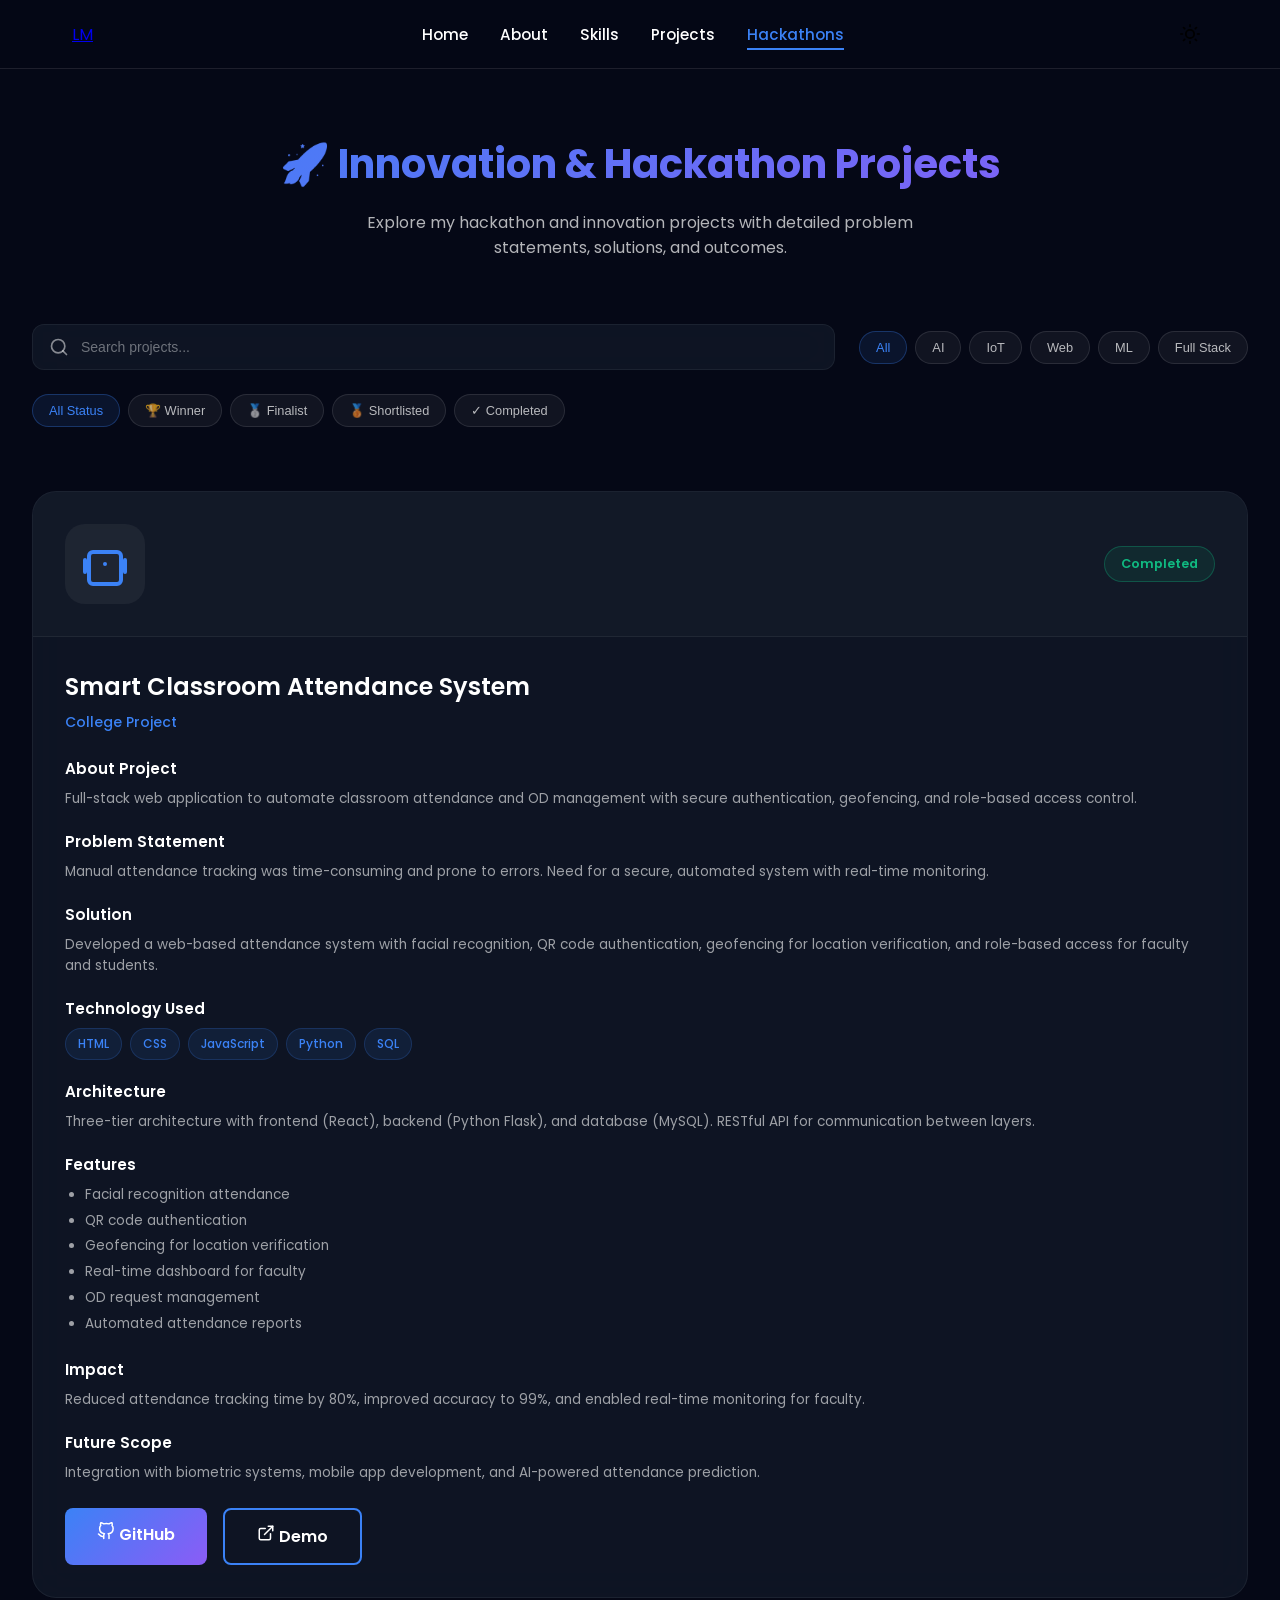
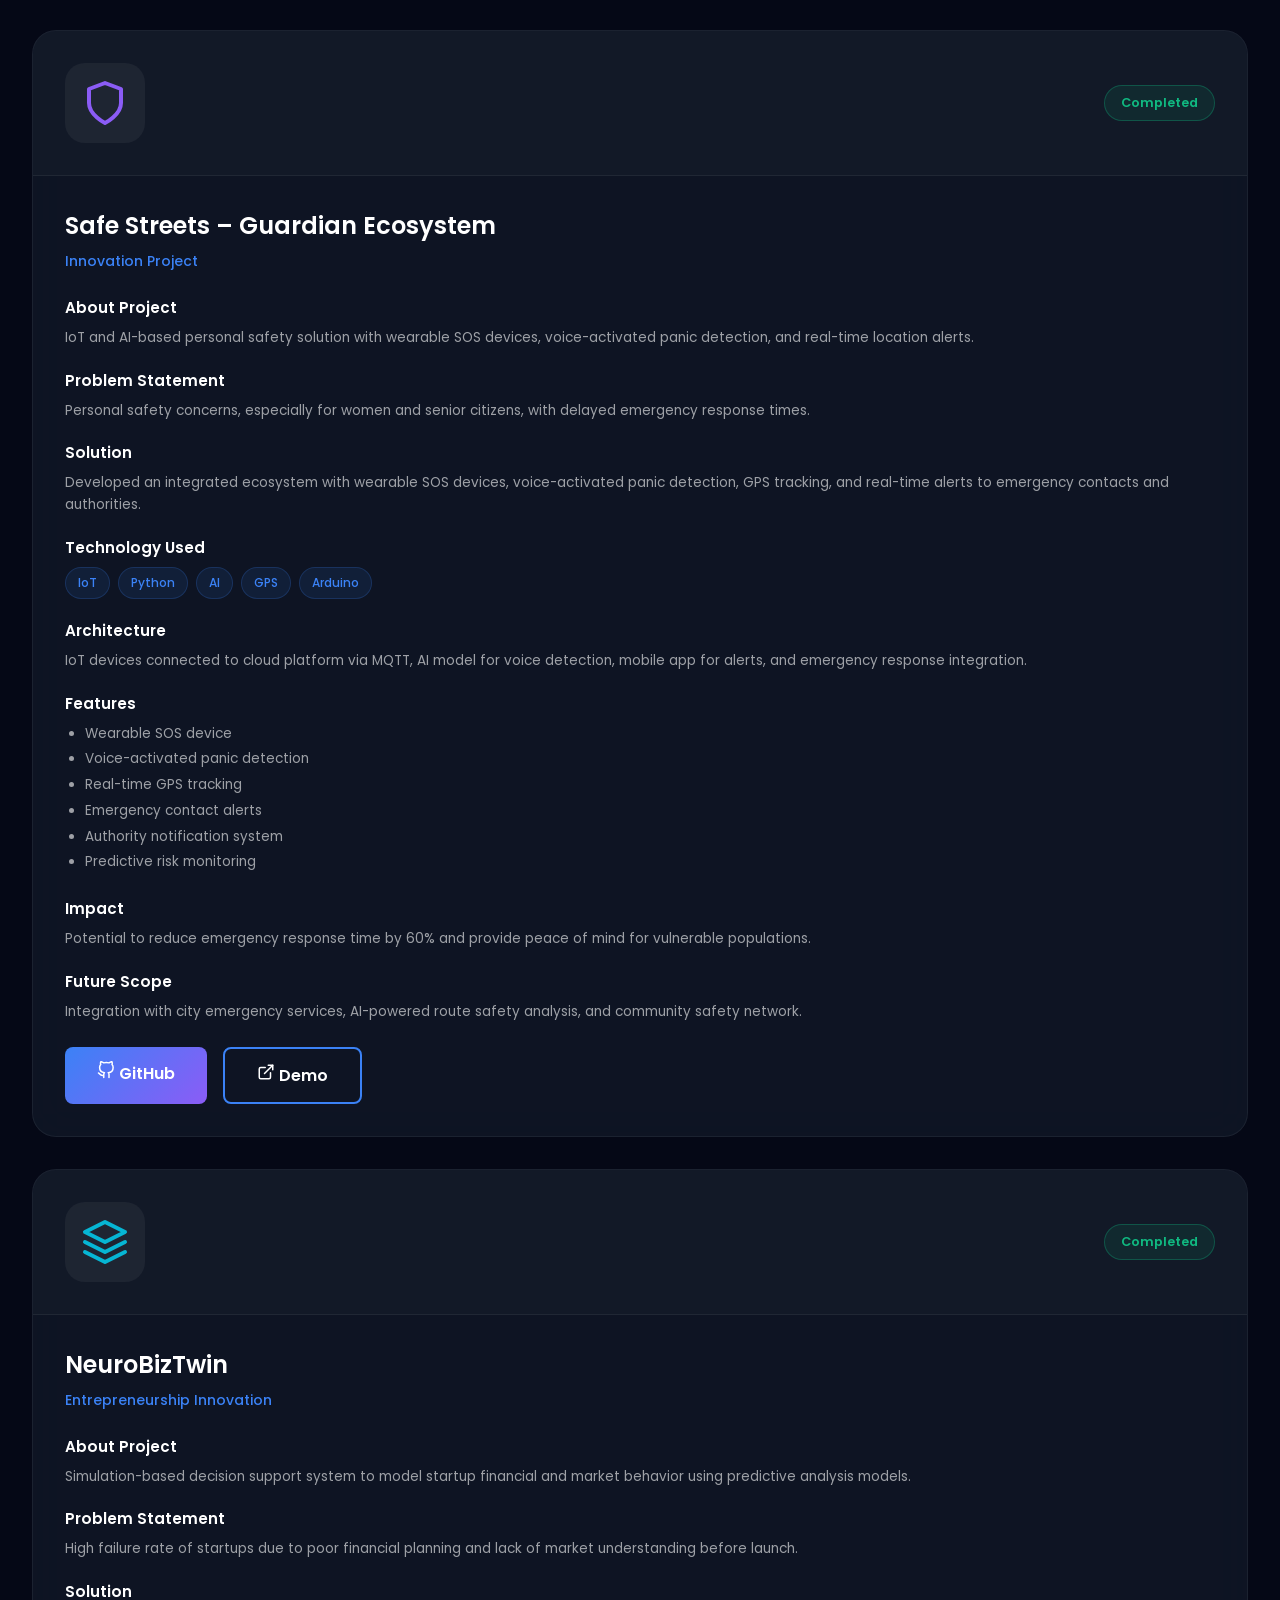
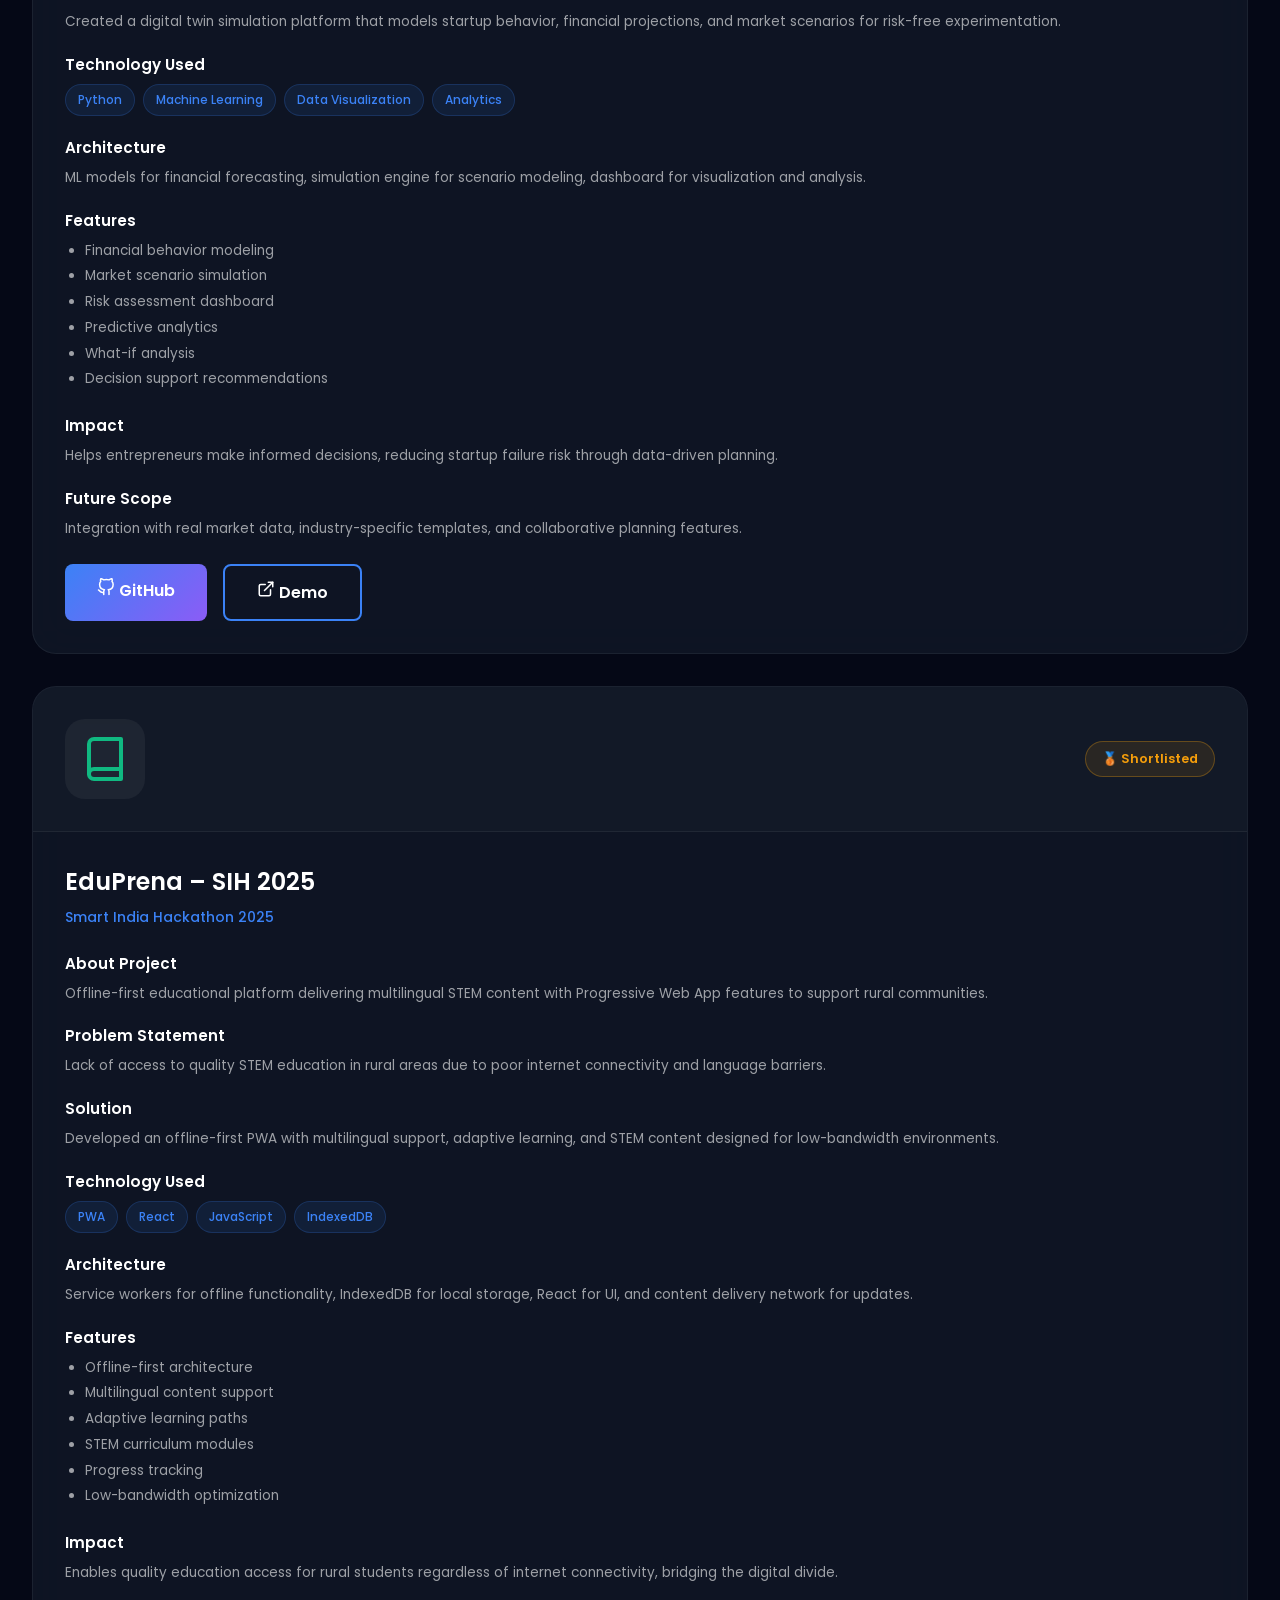
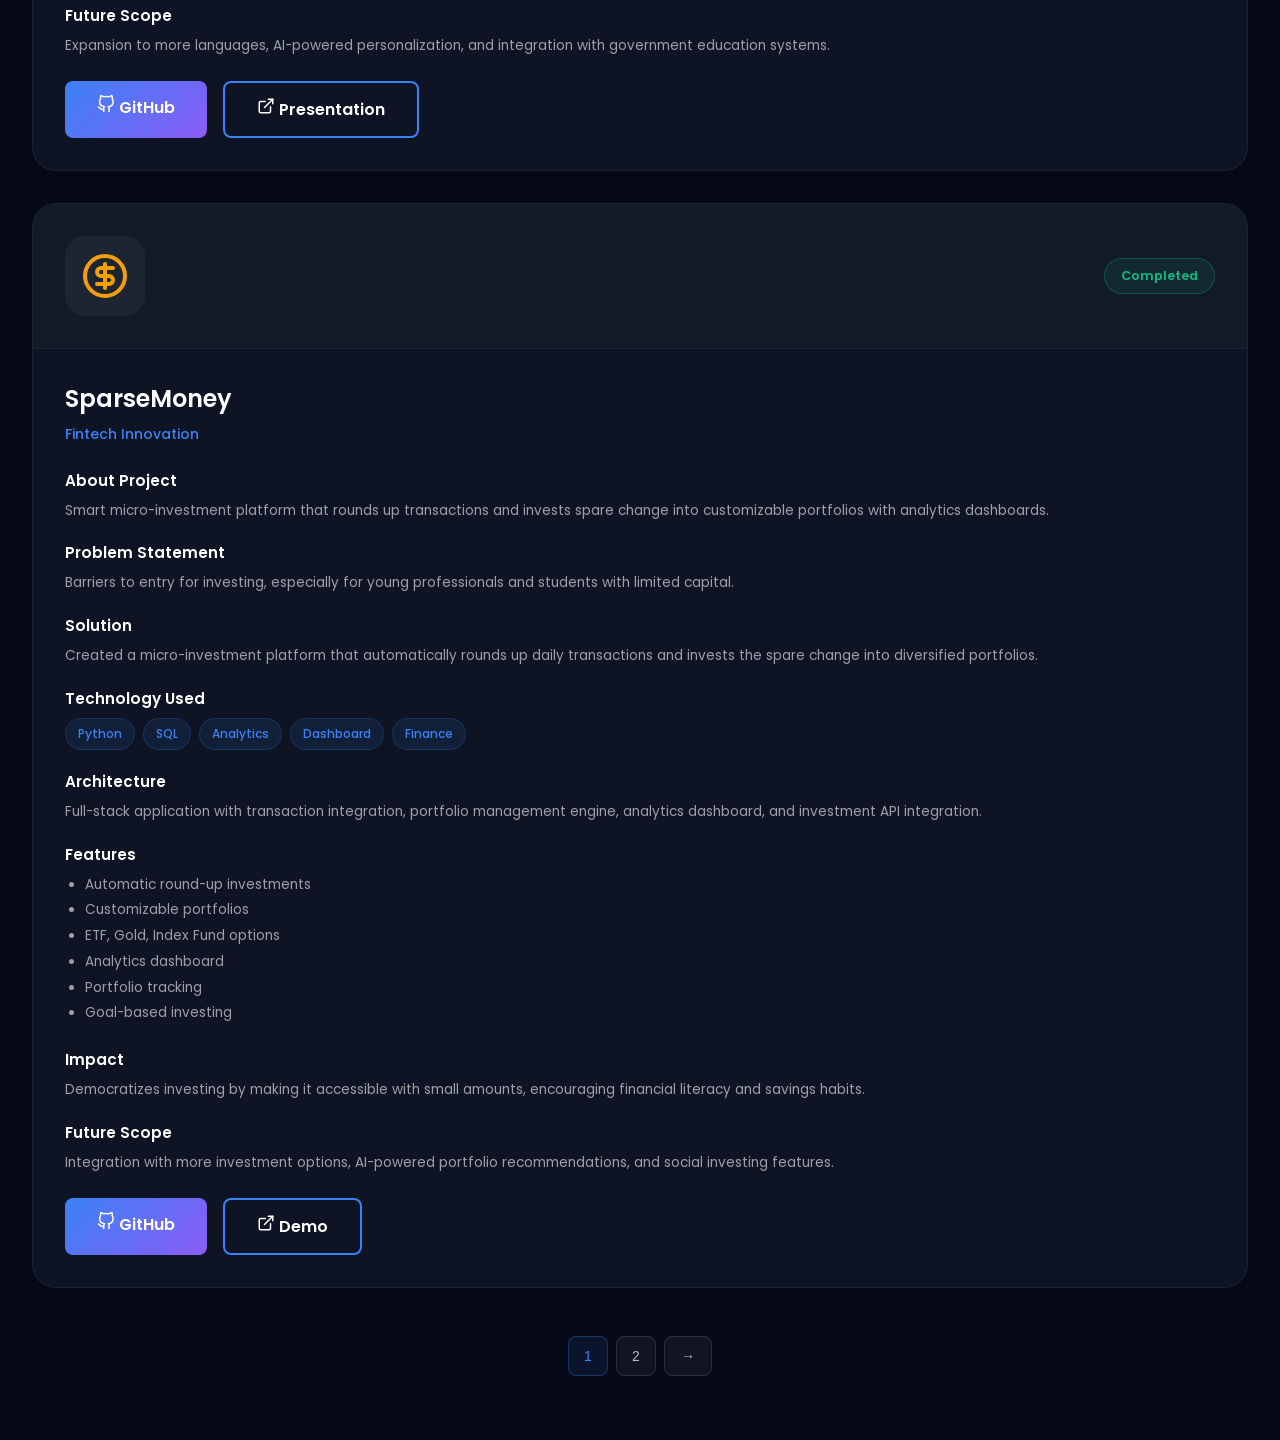
<file: hackathons.html>
<!DOCTYPE html>
<html lang="en">
<head>
    <meta charset="UTF-8">
    <meta name="viewport" content="width=device-width, initial-scale=1.0">
    <title>Hackathons | Lakshmi Meganathan</title>
    <link rel="preconnect" href="https://fonts.googleapis.com">
    <link rel="preconnect" href="https://fonts.gstatic.com" crossorigin>
    <link href="https://fonts.googleapis.com/css2?family=Poppins:wght@300;400;500;600;700&display=swap" rel="stylesheet">
    <link rel="stylesheet" href="style.css">
</head>
<body class="dark-theme">
    <div class="main-wrapper">
        <!-- Navigation -->
        <nav class="navbar">
            <div class="nav-container">
                <a href="index.html" class="nav-logo">LM</a>
                <div class="nav-links">
                    <a href="index.html" class="nav-link">Home</a>
                    <a href="index.html#about" class="nav-link">About</a>
                    <a href="index.html#skills" class="nav-link">Skills</a>
                    <a href="projects.html" class="nav-link">Projects</a>
                    <a href="hackathons.html" class="nav-link active">Hackathons</a>
                </div>
                <div class="nav-actions">
                    <button id="themeToggle" class="theme-toggle">
                        <svg xmlns="http://www.w3.org/2000/svg" width="20" height="20" viewBox="0 0 24 24" fill="none" stroke="currentColor" stroke-width="2" stroke-linecap="round" stroke-linejoin="round">
                            <circle cx="12" cy="12" r="5"></circle>
                            <line x1="12" y1="1" x2="12" y2="3"></line>
                            <line x1="12" y1="21" x2="12" y2="23"></line>
                            <line x1="4.22" y1="4.22" x2="5.64" y2="5.64"></line>
                            <line x1="18.36" y1="18.36" x2="19.78" y2="19.78"></line>
                            <line x1="1" y1="12" x2="3" y2="12"></line>
                            <line x1="21" y1="12" x2="23" y2="12"></line>
                            <line x1="4.22" y1="19.78" x2="5.64" y2="18.36"></line>
                            <line x1="18.36" y1="5.64" x2="19.78" y2="4.22"></line>
                        </svg>
                    </button>
                    <div id="hamburger" class="hamburger">
                        <span></span>
                        <span></span>
                        <span></span>
                    </div>
                </div>
            </div>
        </nav>

        <!-- Hackathons Page Header -->
        <section class="page-header">
            <div class="page-header-content">
                <h1 class="page-title">🚀 Innovation & Hackathon Projects</h1>
                <p class="page-subtitle">Explore my hackathon and innovation projects with detailed problem statements, solutions, and outcomes.</p>
            </div>
        </section>

        <!-- Search and Filters -->
        <section class="hackathons-filters">
            <div class="filters-container">
                <div class="search-bar">
                    <svg xmlns="http://www.w3.org/2000/svg" width="20" height="20" viewBox="0 0 24 24" fill="none" stroke="currentColor" stroke-width="2" stroke-linecap="round" stroke-linejoin="round">
                        <circle cx="11" cy="11" r="8"></circle>
                        <line x1="21" y1="21" x2="16.65" y2="16.65"></line>
                    </svg>
                    <input type="text" placeholder="Search projects..." id="searchInput">
                </div>
                <div class="filter-buttons">
                    <button class="filter-btn active" data-filter="all">All</button>
                    <button class="filter-btn" data-filter="ai">AI</button>
                    <button class="filter-btn" data-filter="iot">IoT</button>
                    <button class="filter-btn" data-filter="web">Web</button>
                    <button class="filter-btn" data-filter="ml">ML</button>
                    <button class="filter-btn" data-filter="fullstack">Full Stack</button>
                </div>
                <div class="status-filters">
                    <button class="status-btn active" data-status="all">All Status</button>
                    <button class="status-btn" data-status="winner">🏆 Winner</button>
                    <button class="status-btn" data-status="finalist">🥈 Finalist</button>
                    <button class="status-btn" data-status="shortlisted">🥉 Shortlisted</button>
                    <button class="status-btn" data-status="completed">✓ Completed</button>
                </div>
            </div>
        </section>

        <!-- Hackathons Grid -->
        <section class="all-hackathons">
            <div class="hackathons-grid-full">
                <!-- Hackathon 1: Smart Classroom Attendance System -->
                <div class="hackathon-detail-card" data-category="web" data-status="completed">
                    <div class="hackathon-detail-banner">
                        <div class="hackathon-detail-icon">
                            <svg xmlns="http://www.w3.org/2000/svg" width="64" height="64" viewBox="0 0 24 24" fill="none" stroke="#3b82f6" stroke-width="2" stroke-linecap="round" stroke-linejoin="round">
                                <path d="M22 10v6M2 10v6"></path>
                                <path d="M20 20a2 2 0 0 1-2 2H6a2 2 0 0 1-2-2V8a2 2 0 0 1 2-2h12a2 2 0 0 1 2 2v12z"></path>
                                <path d="M12 12h.01"></path>
                            </svg>
                        </div>
                        <div class="hackathon-status-badge completed">Completed</div>
                    </div>
                    <div class="hackathon-detail-content">
                        <h3 class="hackathon-detail-title">Smart Classroom Attendance System</h3>
                        <div class="hackathon-competition">College Project</div>
                        
                        <div class="hackathon-detail-sections">
                            <div class="detail-section">
                                <h4>About Project</h4>
                                <p>Full-stack web application to automate classroom attendance and OD management with secure authentication, geofencing, and role-based access control.</p>
                            </div>
                            <div class="detail-section">
                                <h4>Problem Statement</h4>
                                <p>Manual attendance tracking was time-consuming and prone to errors. Need for a secure, automated system with real-time monitoring.</p>
                            </div>
                            <div class="detail-section">
                                <h4>Solution</h4>
                                <p>Developed a web-based attendance system with facial recognition, QR code authentication, geofencing for location verification, and role-based access for faculty and students.</p>
                            </div>
                            <div class="detail-section">
                                <h4>Technology Used</h4>
                                <div class="tools-list">
                                    <span class="tool-tag">HTML</span>
                                    <span class="tool-tag">CSS</span>
                                    <span class="tool-tag">JavaScript</span>
                                    <span class="tool-tag">Python</span>
                                    <span class="tool-tag">SQL</span>
                                </div>
                            </div>
                            <div class="detail-section">
                                <h4>Architecture</h4>
                                <p>Three-tier architecture with frontend (React), backend (Python Flask), and database (MySQL). RESTful API for communication between layers.</p>
                            </div>
                            <div class="detail-section">
                                <h4>Features</h4>
                                <ul>
                                    <li>Facial recognition attendance</li>
                                    <li>QR code authentication</li>
                                    <li>Geofencing for location verification</li>
                                    <li>Real-time dashboard for faculty</li>
                                    <li>OD request management</li>
                                    <li>Automated attendance reports</li>
                                </ul>
                            </div>
                            <div class="detail-section">
                                <h4>Impact</h4>
                                <p>Reduced attendance tracking time by 80%, improved accuracy to 99%, and enabled real-time monitoring for faculty.</p>
                            </div>
                            <div class="detail-section">
                                <h4>Future Scope</h4>
                                <p>Integration with biometric systems, mobile app development, and AI-powered attendance prediction.</p>
                            </div>
                        </div>
                        
                        <div class="hackathon-detail-actions">
                            <a href="#" class="btn btn-primary">
                                <svg xmlns="http://www.w3.org/2000/svg" width="18" height="18" viewBox="0 0 24 24" fill="none" stroke="currentColor" stroke-width="2" stroke-linecap="round" stroke-linejoin="round">
                                    <path d="M9 19c-5 1.5-5-2.5-7-3m14 6v-3.87a3.37 3.37 0 0 0-.94-2.61c3.14-.35 6.44-1.54 6.44-7A5.44 5.44 0 0 0 20 4.77 5.07 5.07 0 0 0 19.91 1S18.73.65 16 2.48a13.38 13.38 0 0 0-7 0C6.27.65 5.09 1 5.09 1A5.07 5.07 0 0 0 5 4.77a5.44 5.44 0 0 0-1.5 3.78c0 5.42 3.3 6.61 6.44 7A3.37 3.37 0 0 0 9 18.13V22"></path>
                                </svg>
                                GitHub
                            </a>
                            <a href="#" class="btn btn-secondary">
                                <svg xmlns="http://www.w3.org/2000/svg" width="18" height="18" viewBox="0 0 24 24" fill="none" stroke="currentColor" stroke-width="2" stroke-linecap="round" stroke-linejoin="round">
                                    <path d="M18 13v6a2 2 0 0 1-2 2H5a2 2 0 0 1-2-2V8a2 2 0 0 1 2-2h6"></path>
                                    <polyline points="15 3 21 3 21 9"></polyline>
                                    <line x1="10" y1="14" x2="21" y2="3"></line>
                                </svg>
                                Demo
                            </a>
                        </div>
                    </div>
                </div>

                <!-- Hackathon 2: Safe Streets – Guardian Ecosystem -->
                <div class="hackathon-detail-card" data-category="ai iot" data-status="completed">
                    <div class="hackathon-detail-banner">
                        <div class="hackathon-detail-icon">
                            <svg xmlns="http://www.w3.org/2000/svg" width="64" height="64" viewBox="0 0 24 24" fill="none" stroke="#8b5cf6" stroke-width="2" stroke-linecap="round" stroke-linejoin="round">
                                <path d="M12 22s8-4 8-10V5l-8-3-8 3v7c0 6 8 10 8 10z"></path>
                            </svg>
                        </div>
                        <div class="hackathon-status-badge completed">Completed</div>
                    </div>
                    <div class="hackathon-detail-content">
                        <h3 class="hackathon-detail-title">Safe Streets – Guardian Ecosystem</h3>
                        <div class="hackathon-competition">Innovation Project</div>
                        
                        <div class="hackathon-detail-sections">
                            <div class="detail-section">
                                <h4>About Project</h4>
                                <p>IoT and AI-based personal safety solution with wearable SOS devices, voice-activated panic detection, and real-time location alerts.</p>
                            </div>
                            <div class="detail-section">
                                <h4>Problem Statement</h4>
                                <p>Personal safety concerns, especially for women and senior citizens, with delayed emergency response times.</p>
                            </div>
                            <div class="detail-section">
                                <h4>Solution</h4>
                                <p>Developed an integrated ecosystem with wearable SOS devices, voice-activated panic detection, GPS tracking, and real-time alerts to emergency contacts and authorities.</p>
                            </div>
                            <div class="detail-section">
                                <h4>Technology Used</h4>
                                <div class="tools-list">
                                    <span class="tool-tag">IoT</span>
                                    <span class="tool-tag">Python</span>
                                    <span class="tool-tag">AI</span>
                                    <span class="tool-tag">GPS</span>
                                    <span class="tool-tag">Arduino</span>
                                </div>
                            </div>
                            <div class="detail-section">
                                <h4>Architecture</h4>
                                <p>IoT devices connected to cloud platform via MQTT, AI model for voice detection, mobile app for alerts, and emergency response integration.</p>
                            </div>
                            <div class="detail-section">
                                <h4>Features</h4>
                                <ul>
                                    <li>Wearable SOS device</li>
                                    <li>Voice-activated panic detection</li>
                                    <li>Real-time GPS tracking</li>
                                    <li>Emergency contact alerts</li>
                                    <li>Authority notification system</li>
                                    <li>Predictive risk monitoring</li>
                                </ul>
                            </div>
                            <div class="detail-section">
                                <h4>Impact</h4>
                                <p>Potential to reduce emergency response time by 60% and provide peace of mind for vulnerable populations.</p>
                            </div>
                            <div class="detail-section">
                                <h4>Future Scope</h4>
                                <p>Integration with city emergency services, AI-powered route safety analysis, and community safety network.</p>
                            </div>
                        </div>
                        
                        <div class="hackathon-detail-actions">
                            <a href="#" class="btn btn-primary">
                                <svg xmlns="http://www.w3.org/2000/svg" width="18" height="18" viewBox="0 0 24 24" fill="none" stroke="currentColor" stroke-width="2" stroke-linecap="round" stroke-linejoin="round">
                                    <path d="M9 19c-5 1.5-5-2.5-7-3m14 6v-3.87a3.37 3.37 0 0 0-.94-2.61c3.14-.35 6.44-1.54 6.44-7A5.44 5.44 0 0 0 20 4.77 5.07 5.07 0 0 0 19.91 1S18.73.65 16 2.48a13.38 13.38 0 0 0-7 0C6.27.65 5.09 1 5.09 1A5.07 5.07 0 0 0 5 4.77a5.44 5.44 0 0 0-1.5 3.78c0 5.42 3.3 6.61 6.44 7A3.37 3.37 0 0 0 9 18.13V22"></path>
                                </svg>
                                GitHub
                            </a>
                            <a href="#" class="btn btn-secondary">
                                <svg xmlns="http://www.w3.org/2000/svg" width="18" height="18" viewBox="0 0 24 24" fill="none" stroke="currentColor" stroke-width="2" stroke-linecap="round" stroke-linejoin="round">
                                    <path d="M18 13v6a2 2 0 0 1-2 2H5a2 2 0 0 1-2-2V8a2 2 0 0 1 2-2h6"></path>
                                    <polyline points="15 3 21 3 21 9"></polyline>
                                    <line x1="10" y1="14" x2="21" y2="3"></line>
                                </svg>
                                Demo
                            </a>
                        </div>
                    </div>
                </div>

                <!-- Hackathon 3: NeuroBizTwin -->
                <div class="hackathon-detail-card" data-category="ml" data-status="completed">
                    <div class="hackathon-detail-banner">
                        <div class="hackathon-detail-icon">
                            <svg xmlns="http://www.w3.org/2000/svg" width="64" height="64" viewBox="0 0 24 24" fill="none" stroke="#06b6d4" stroke-width="2" stroke-linecap="round" stroke-linejoin="round">
                                <path d="M12 2L2 7l10 5 10-5-10-5z"></path>
                                <path d="M2 17l10 5 10-5"></path>
                                <path d="M2 12l10 5 10-5"></path>
                            </svg>
                        </div>
                        <div class="hackathon-status-badge completed">Completed</div>
                    </div>
                    <div class="hackathon-detail-content">
                        <h3 class="hackathon-detail-title">NeuroBizTwin</h3>
                        <div class="hackathon-competition">Entrepreneurship Innovation</div>
                        
                        <div class="hackathon-detail-sections">
                            <div class="detail-section">
                                <h4>About Project</h4>
                                <p>Simulation-based decision support system to model startup financial and market behavior using predictive analysis models.</p>
                            </div>
                            <div class="detail-section">
                                <h4>Problem Statement</h4>
                                <p>High failure rate of startups due to poor financial planning and lack of market understanding before launch.</p>
                            </div>
                            <div class="detail-section">
                                <h4>Solution</h4>
                                <p>Created a digital twin simulation platform that models startup behavior, financial projections, and market scenarios for risk-free experimentation.</p>
                            </div>
                            <div class="detail-section">
                                <h4>Technology Used</h4>
                                <div class="tools-list">
                                    <span class="tool-tag">Python</span>
                                    <span class="tool-tag">Machine Learning</span>
                                    <span class="tool-tag">Data Visualization</span>
                                    <span class="tool-tag">Analytics</span>
                                </div>
                            </div>
                            <div class="detail-section">
                                <h4>Architecture</h4>
                                <p>ML models for financial forecasting, simulation engine for scenario modeling, dashboard for visualization and analysis.</p>
                            </div>
                            <div class="detail-section">
                                <h4>Features</h4>
                                <ul>
                                    <li>Financial behavior modeling</li>
                                    <li>Market scenario simulation</li>
                                    <li>Risk assessment dashboard</li>
                                    <li>Predictive analytics</li>
                                    <li>What-if analysis</li>
                                    <li>Decision support recommendations</li>
                                </ul>
                            </div>
                            <div class="detail-section">
                                <h4>Impact</h4>
                                <p>Helps entrepreneurs make informed decisions, reducing startup failure risk through data-driven planning.</p>
                            </div>
                            <div class="detail-section">
                                <h4>Future Scope</h4>
                                <p>Integration with real market data, industry-specific templates, and collaborative planning features.</p>
                            </div>
                        </div>
                        
                        <div class="hackathon-detail-actions">
                            <a href="#" class="btn btn-primary">
                                <svg xmlns="http://www.w3.org/2000/svg" width="18" height="18" viewBox="0 0 24 24" fill="none" stroke="currentColor" stroke-width="2" stroke-linecap="round" stroke-linejoin="round">
                                    <path d="M9 19c-5 1.5-5-2.5-7-3m14 6v-3.87a3.37 3.37 0 0 0-.94-2.61c3.14-.35 6.44-1.54 6.44-7A5.44 5.44 0 0 0 20 4.77 5.07 5.07 0 0 0 19.91 1S18.73.65 16 2.48a13.38 13.38 0 0 0-7 0C6.27.65 5.09 1 5.09 1A5.07 5.07 0 0 0 5 4.77a5.44 5.44 0 0 0-1.5 3.78c0 5.42 3.3 6.61 6.44 7A3.37 3.37 0 0 0 9 18.13V22"></path>
                                </svg>
                                GitHub
                            </a>
                            <a href="#" class="btn btn-secondary">
                                <svg xmlns="http://www.w3.org/2000/svg" width="18" height="18" viewBox="0 0 24 24" fill="none" stroke="currentColor" stroke-width="2" stroke-linecap="round" stroke-linejoin="round">
                                    <path d="M18 13v6a2 2 0 0 1-2 2H5a2 2 0 0 1-2-2V8a2 2 0 0 1 2-2h6"></path>
                                    <polyline points="15 3 21 3 21 9"></polyline>
                                    <line x1="10" y1="14" x2="21" y2="3"></line>
                                </svg>
                                Demo
                            </a>
                        </div>
                    </div>
                </div>

                <!-- Hackathon 4: EduPrena – SIH 2025 -->
                <div class="hackathon-detail-card" data-category="web" data-status="shortlisted">
                    <div class="hackathon-detail-banner">
                        <div class="hackathon-detail-icon">
                            <svg xmlns="http://www.w3.org/2000/svg" width="64" height="64" viewBox="0 0 24 24" fill="none" stroke="#10b981" stroke-width="2" stroke-linecap="round" stroke-linejoin="round">
                                <path d="M4 19.5A2.5 2.5 0 0 1 6.5 17H20"></path>
                                <path d="M6.5 2H20v20H6.5A2.5 2.5 0 0 1 4 19.5v-15A2.5 2.5 0 0 1 6.5 2z"></path>
                            </svg>
                        </div>
                        <div class="hackathon-status-badge shortlisted">🥉 Shortlisted</div>
                    </div>
                    <div class="hackathon-detail-content">
                        <h3 class="hackathon-detail-title">EduPrena – SIH 2025</h3>
                        <div class="hackathon-competition">Smart India Hackathon 2025</div>
                        
                        <div class="hackathon-detail-sections">
                            <div class="detail-section">
                                <h4>About Project</h4>
                                <p>Offline-first educational platform delivering multilingual STEM content with Progressive Web App features to support rural communities.</p>
                            </div>
                            <div class="detail-section">
                                <h4>Problem Statement</h4>
                                <p>Lack of access to quality STEM education in rural areas due to poor internet connectivity and language barriers.</p>
                            </div>
                            <div class="detail-section">
                                <h4>Solution</h4>
                                <p>Developed an offline-first PWA with multilingual support, adaptive learning, and STEM content designed for low-bandwidth environments.</p>
                            </div>
                            <div class="detail-section">
                                <h4>Technology Used</h4>
                                <div class="tools-list">
                                    <span class="tool-tag">PWA</span>
                                    <span class="tool-tag">React</span>
                                    <span class="tool-tag">JavaScript</span>
                                    <span class="tool-tag">IndexedDB</span>
                                </div>
                            </div>
                            <div class="detail-section">
                                <h4>Architecture</h4>
                                <p>Service workers for offline functionality, IndexedDB for local storage, React for UI, and content delivery network for updates.</p>
                            </div>
                            <div class="detail-section">
                                <h4>Features</h4>
                                <ul>
                                    <li>Offline-first architecture</li>
                                    <li>Multilingual content support</li>
                                    <li>Adaptive learning paths</li>
                                    <li>STEM curriculum modules</li>
                                    <li>Progress tracking</li>
                                    <li>Low-bandwidth optimization</li>
                                </ul>
                            </div>
                            <div class="detail-section">
                                <h4>Impact</h4>
                                <p>Enables quality education access for rural students regardless of internet connectivity, bridging the digital divide.</p>
                            </div>
                            <div class="detail-section">
                                <h4>Future Scope</h4>
                                <p>Expansion to more languages, AI-powered personalization, and integration with government education systems.</p>
                            </div>
                        </div>
                        
                        <div class="hackathon-detail-actions">
                            <a href="#" class="btn btn-primary">
                                <svg xmlns="http://www.w3.org/2000/svg" width="18" height="18" viewBox="0 0 24 24" fill="none" stroke="currentColor" stroke-width="2" stroke-linecap="round" stroke-linejoin="round">
                                    <path d="M9 19c-5 1.5-5-2.5-7-3m14 6v-3.87a3.37 3.37 0 0 0-.94-2.61c3.14-.35 6.44-1.54 6.44-7A5.44 5.44 0 0 0 20 4.77 5.07 5.07 0 0 0 19.91 1S18.73.65 16 2.48a13.38 13.38 0 0 0-7 0C6.27.65 5.09 1 5.09 1A5.07 5.07 0 0 0 5 4.77a5.44 5.44 0 0 0-1.5 3.78c0 5.42 3.3 6.61 6.44 7A3.37 3.37 0 0 0 9 18.13V22"></path>
                                </svg>
                                GitHub
                            </a>
                            <a href="#" class="btn btn-secondary">
                                <svg xmlns="http://www.w3.org/2000/svg" width="18" height="18" viewBox="0 0 24 24" fill="none" stroke="currentColor" stroke-width="2" stroke-linecap="round" stroke-linejoin="round">
                                    <path d="M18 13v6a2 2 0 0 1-2 2H5a2 2 0 0 1-2-2V8a2 2 0 0 1 2-2h6"></path>
                                    <polyline points="15 3 21 3 21 9"></polyline>
                                    <line x1="10" y1="14" x2="21" y2="3"></line>
                                </svg>
                                Presentation
                            </a>
                        </div>
                    </div>
                </div>

                <!-- Hackathon 5: SparseMoney -->
                <div class="hackathon-detail-card" data-category="fullstack" data-status="completed">
                    <div class="hackathon-detail-banner">
                        <div class="hackathon-detail-icon">
                            <svg xmlns="http://www.w3.org/2000/svg" width="64" height="64" viewBox="0 0 24 24" fill="none" stroke="#f59e0b" stroke-width="2" stroke-linecap="round" stroke-linejoin="round">
                                <circle cx="12" cy="12" r="10"></circle>
                                <path d="M16 8h-6a2 2 0 1 0 0 4h4a2 2 0 1 1 0 4H8"></path>
                                <path d="M12 18V6"></path>
                            </svg>
                        </div>
                        <div class="hackathon-status-badge completed">Completed</div>
                    </div>
                    <div class="hackathon-detail-content">
                        <h3 class="hackathon-detail-title">SparseMoney</h3>
                        <div class="hackathon-competition">Fintech Innovation</div>
                        
                        <div class="hackathon-detail-sections">
                            <div class="detail-section">
                                <h4>About Project</h4>
                                <p>Smart micro-investment platform that rounds up transactions and invests spare change into customizable portfolios with analytics dashboards.</p>
                            </div>
                            <div class="detail-section">
                                <h4>Problem Statement</h4>
                                <p>Barriers to entry for investing, especially for young professionals and students with limited capital.</p>
                            </div>
                            <div class="detail-section">
                                <h4>Solution</h4>
                                <p>Created a micro-investment platform that automatically rounds up daily transactions and invests the spare change into diversified portfolios.</p>
                            </div>
                            <div class="detail-section">
                                <h4>Technology Used</h4>
                                <div class="tools-list">
                                    <span class="tool-tag">Python</span>
                                    <span class="tool-tag">SQL</span>
                                    <span class="tool-tag">Analytics</span>
                                    <span class="tool-tag">Dashboard</span>
                                    <span class="tool-tag">Finance</span>
                                </div>
                            </div>
                            <div class="detail-section">
                                <h4>Architecture</h4>
                                <p>Full-stack application with transaction integration, portfolio management engine, analytics dashboard, and investment API integration.</p>
                            </div>
                            <div class="detail-section">
                                <h4>Features</h4>
                                <ul>
                                    <li>Automatic round-up investments</li>
                                    <li>Customizable portfolios</li>
                                    <li>ETF, Gold, Index Fund options</li>
                                    <li>Analytics dashboard</li>
                                    <li>Portfolio tracking</li>
                                    <li>Goal-based investing</li>
                                </ul>
                            </div>
                            <div class="detail-section">
                                <h4>Impact</h4>
                                <p>Democratizes investing by making it accessible with small amounts, encouraging financial literacy and savings habits.</p>
                            </div>
                            <div class="detail-section">
                                <h4>Future Scope</h4>
                                <p>Integration with more investment options, AI-powered portfolio recommendations, and social investing features.</p>
                            </div>
                        </div>
                        
                        <div class="hackathon-detail-actions">
                            <a href="#" class="btn btn-primary">
                                <svg xmlns="http://www.w3.org/2000/svg" width="18" height="18" viewBox="0 0 24 24" fill="none" stroke="currentColor" stroke-width="2" stroke-linecap="round" stroke-linejoin="round">
                                    <path d="M9 19c-5 1.5-5-2.5-7-3m14 6v-3.87a3.37 3.37 0 0 0-.94-2.61c3.14-.35 6.44-1.54 6.44-7A5.44 5.44 0 0 0 20 4.77 5.07 5.07 0 0 0 19.91 1S18.73.65 16 2.48a13.38 13.38 0 0 0-7 0C6.27.65 5.09 1 5.09 1A5.07 5.07 0 0 0 5 4.77a5.44 5.44 0 0 0-1.5 3.78c0 5.42 3.3 6.61 6.44 7A3.37 3.37 0 0 0 9 18.13V22"></path>
                                </svg>
                                GitHub
                            </a>
                            <a href="#" class="btn btn-secondary">
                                <svg xmlns="http://www.w3.org/2000/svg" width="18" height="18" viewBox="0 0 24 24" fill="none" stroke="currentColor" stroke-width="2" stroke-linecap="round" stroke-linejoin="round">
                                    <path d="M18 13v6a2 2 0 0 1-2 2H5a2 2 0 0 1-2-2V8a2 2 0 0 1 2-2h6"></path>
                                    <polyline points="15 3 21 3 21 9"></polyline>
                                    <line x1="10" y1="14" x2="21" y2="3"></line>
                                </svg>
                                Demo
                            </a>
                        </div>
                    </div>
                </div>
            </div>

            <!-- Pagination -->
            <div class="pagination">
                <button class="pagination-btn active">1</button>
                <button class="pagination-btn">2</button>
                <button class="pagination-btn next">→</button>
            </div>
        </section>
    </div>
    <script src="script.js"></script>
</body>
</html>
</file>
<file: style.css>
* {
    margin: 0;
    padding: 0;
    box-sizing: border-box;
}

body {
    font-family: 'Poppins', sans-serif;
    background-color: #050816;
    color: #ffffff;
    min-height: 100vh;
    padding-top: 70px;
}

body.light-theme {
    background-color: #ffffff;
    color: #050816;
}

.container {
    width: 100%;
    max-width: 1200px;
    padding: 2rem;
    margin: 0 auto;
}

@media (max-width: 768px) {
    .container {
        padding: 1rem;
    }
}

/* Navigation Styles */
.navbar {
    position: fixed;
    top: 0;
    left: 0;
    right: 0;
    z-index: 1000;
    background-color: rgba(5, 8, 22, 0.85);
    backdrop-filter: blur(10px);
    -webkit-backdrop-filter: blur(10px);
    border-bottom: 1px solid rgba(255, 255, 255, 0.1);
}

.light-theme .navbar {
    background-color: rgba(255, 255, 255, 0.85);
    border-bottom: 1px solid rgba(0, 0, 0, 0.1);
}

.nav-container {
    max-width: 1200px;
    margin: 0 auto;
    padding: 1rem 2rem;
    display: flex;
    justify-content: space-between;
    align-items: center;
}

.nav-logo {
    display: flex;
    align-items: center;
    gap: 0.5rem;
}

.logo-text {
    font-size: 1.5rem;
    font-weight: 700;
    color: #3b82f6;
}

.logo-name {
    font-size: 1rem;
    font-weight: 500;
    color: #ffffff;
}

.light-theme .logo-name {
    color: #050816;
}

.nav-links {
    display: flex;
    list-style: none;
    gap: 2rem;
    margin: 0;
    padding: 0;
}

.nav-link {
    text-decoration: none;
    color: #ffffff;
    font-weight: 500;
    font-size: 0.95rem;
    transition: color 0.3s ease;
    position: relative;
}

.light-theme .nav-link {
    color: #050816;
}

.nav-link:hover {
    color: #3b82f6;
}

.nav-link.active {
    color: #3b82f6;
}

.nav-link.active::after {
    content: '';
    position: absolute;
    bottom: -4px;
    left: 0;
    width: 100%;
    height: 2px;
    background-color: #3b82f6;
}

.nav-actions {
    display: flex;
    align-items: center;
    gap: 1rem;
}

.theme-toggle {
    background: transparent;
    border: none;
    cursor: pointer;
    padding: 0.5rem;
    border-radius: 50%;
    display: flex;
    align-items: center;
    justify-content: center;
    transition: background-color 0.3s ease;
}

.theme-toggle:hover {
    background-color: rgba(255, 255, 255, 0.1);
}

.light-theme .theme-toggle:hover {
    background-color: rgba(0, 0, 0, 0.1);
}

.sun-icon, .moon-icon {
    color: #ffffff;
    transition: opacity 0.3s ease;
}

.light-theme .sun-icon, .light-theme .moon-icon {
    color: #050816;
}

.sun-icon {
    display: block;
}

.moon-icon {
    display: none;
}

.light-theme .sun-icon {
    display: none;
}

.light-theme .moon-icon {
    display: block;
}

.hamburger {
    display: none;
    flex-direction: column;
    background: transparent;
    border: none;
    cursor: pointer;
    padding: 0.5rem;
    gap: 4px;
}

.hamburger span {
    width: 25px;
    height: 2px;
    background-color: #ffffff;
    transition: all 0.3s ease;
}

.light-theme .hamburger span {
    background-color: #050816;
}

.hamburger.active span:nth-child(1) {
    transform: rotate(45deg) translate(5px, 5px);
}

.hamburger.active span:nth-child(2) {
    opacity: 0;
}

.hamburger.active span:nth-child(3) {
    transform: rotate(-45deg) translate(5px, -5px);
}

/* Responsive Navigation */
@media (max-width: 1024px) {
    .nav-links {
        gap: 1.5rem;
    }
    
    .nav-link {
        font-size: 0.9rem;
    }
}

@media (max-width: 768px) {
    .nav-container {
        padding: 1rem;
    }
    
    .nav-links {
        position: fixed;
        top: 70px;
        left: 0;
        right: 0;
        background-color: rgba(5, 8, 22, 0.95);
        backdrop-filter: blur(10px);
        -webkit-backdrop-filter: blur(10px);
        flex-direction: column;
        align-items: center;
        padding: 2rem;
        gap: 1.5rem;
        transform: translateY(-150%);
        transition: transform 0.3s ease;
        border-bottom: 1px solid rgba(255, 255, 255, 0.1);
    }
    
    .light-theme .nav-links {
        background-color: rgba(255, 255, 255, 0.95);
        border-bottom: 1px solid rgba(0, 0, 0, 0.1);
    }
    
    .nav-links.active {
        transform: translateY(0);
    }
    
    .hamburger {
        display: flex;
    }
    
    .logo-name {
        display: none;
    }
}

/* Hero Section Styles */
.hero {
    min-height: calc(100vh - 70px);
    display: flex;
    align-items: center;
    padding: 1rem 0;
}

.hero-content {
    display: grid;
    grid-template-columns: 1fr 1fr;
    gap: 4rem;
    align-items: center;
}

.hero-left {
    display: flex;
    flex-direction: column;
    gap: 1.25rem;
}

.hero-greeting {
    font-size: 1.15rem;
    color: #3b82f6;
    font-weight: 500;
    letter-spacing: 0.05em;
}

.hero-name {
    font-size: 4.5rem;
    font-weight: 700;
    line-height: 1.05;
    background: linear-gradient(135deg, #3b82f6 0%, #8b5cf6 100%);
    -webkit-background-clip: text;
    -webkit-text-fill-color: transparent;
    background-clip: text;
    letter-spacing: -0.02em;
}

.hero-title {
    font-size: 2.25rem;
    font-weight: 600;
    color: #ffffff;
    letter-spacing: -0.01em;
}

.light-theme .hero-title {
    color: #050816;
}

.hero-description {
    font-size: 1.1rem;
    line-height: 1.6;
    color: rgba(255, 255, 255, 0.8);
    max-width: 500px;
}

.light-theme .hero-description {
    color: rgba(5, 8, 22, 0.8);
}

.tech-badges {
    display: flex;
    flex-wrap: wrap;
    gap: 0.75rem;
}

.badge {
    padding: 0.5rem 1rem;
    background: rgba(59, 130, 246, 0.1);
    border: 1px solid rgba(59, 130, 246, 0.3);
    border-radius: 20px;
    font-size: 0.9rem;
    font-weight: 500;
    color: #3b82f6;
    transition: all 0.3s ease;
}

.badge:hover {
    background: rgba(59, 130, 246, 0.2);
    transform: translateY(-2px);
}

.hero-buttons {
    display: flex;
    gap: 1rem;
}

.btn {
    padding: 0.875rem 2rem;
    border-radius: 8px;
    font-weight: 600;
    font-size: 1rem;
    text-decoration: none;
    transition: all 0.3s ease;
    display: inline-block;
    cursor: pointer;
}

.btn-primary {
    background: linear-gradient(135deg, #3b82f6 0%, #8b5cf6 50%, #06b6d4 100%);
    background-size: 200% 200%;
    color: #ffffff;
    border: none;
    animation: gradient-shift 3s ease infinite;
}

@keyframes gradient-shift {
    0% {
        background-position: 0% 50%;
    }
    50% {
        background-position: 100% 50%;
    }
    100% {
        background-position: 0% 50%;
    }
}

.btn-primary:hover {
    transform: translateY(-3px);
    box-shadow: 0 15px 30px rgba(59, 130, 246, 0.4),
                0 5px 15px rgba(139, 92, 246, 0.3);
}

.btn-secondary {
    background: transparent;
    color: #ffffff;
    border: 2px solid #3b82f6;
}

.light-theme .btn-secondary {
    color: #050816;
}

.btn-secondary:hover {
    background: rgba(59, 130, 246, 0.15);
    transform: translateY(-3px);
    box-shadow: 0 10px 25px rgba(59, 130, 246, 0.2);
}

.social-icons {
    display: flex;
    gap: 1rem;
}

.social-icon {
    width: 44px;
    height: 44px;
    display: flex;
    align-items: center;
    justify-content: center;
    border-radius: 50%;
    background: rgba(255, 255, 255, 0.05);
    border: 1px solid rgba(255, 255, 255, 0.1);
    color: #ffffff;
    transition: all 0.3s ease;
}

.light-theme .social-icon {
    background: rgba(5, 8, 22, 0.05);
    border: 1px solid rgba(5, 8, 22, 0.1);
    color: #050816;
}

.social-icon:hover {
    background: rgba(59, 130, 246, 0.1);
    border-color: #3b82f6;
    color: #3b82f6;
    transform: translateY(-3px);
}

.hero-right {
    display: flex;
    justify-content: center;
    align-items: center;
    position: relative;
}

.particles {
    position: absolute;
    top: 0;
    left: 0;
    width: 100%;
    height: 100%;
    pointer-events: none;
    z-index: 1;
}

.particle {
    position: absolute;
    width: 4px;
    height: 4px;
    background: rgba(59, 130, 246, 0.6);
    border-radius: 50%;
    animation: twinkle 3s ease-in-out infinite;
}

.particle-1 {
    top: 10%;
    left: 20%;
    animation-delay: 0s;
}

.particle-2 {
    top: 20%;
    right: 15%;
    animation-delay: 0.5s;
    background: rgba(139, 92, 246, 0.6);
}

.particle-3 {
    top: 60%;
    left: 10%;
    animation-delay: 1s;
    background: rgba(6, 182, 212, 0.6);
}

.particle-4 {
    top: 70%;
    right: 20%;
    animation-delay: 1.5s;
}

.particle-5 {
    top: 40%;
    left: 30%;
    animation-delay: 2s;
    background: rgba(16, 185, 129, 0.6);
}

.particle-6 {
    top: 80%;
    left: 40%;
    animation-delay: 2.5s;
    background: rgba(245, 158, 11, 0.6);
}

.particle-7 {
    top: 30%;
    right: 30%;
    animation-delay: 0.3s;
}

.particle-8 {
    top: 50%;
    right: 10%;
    animation-delay: 0.8s;
    background: rgba(139, 92, 246, 0.6);
}

@keyframes twinkle {
    0%, 100% {
        opacity: 0.3;
        transform: scale(1);
    }
    50% {
        opacity: 1;
        transform: scale(1.5);
    }
}

.profile-container {
    position: relative;
    width: 450px;
    height: 450px;
}

.profile-glow {
    position: absolute;
    top: 50%;
    left: 50%;
    transform: translate(-50%, -50%);
    width: 400px;
    height: 400px;
    border-radius: 50%;
    background: radial-gradient(circle, rgba(59, 130, 246, 0.4) 0%, rgba(139, 92, 246, 0.2) 40%, transparent 70%);
    filter: blur(50px);
    animation: pulse-glow 3s ease-in-out infinite;
}

@keyframes pulse-glow {
    0%, 100% {
        opacity: 0.6;
        transform: translate(-50%, -50%) scale(1);
    }
    50% {
        opacity: 1;
        transform: translate(-50%, -50%) scale(1.1);
    }
}

.profile-image {
    position: absolute;
    top: 50%;
    left: 50%;
    transform: translate(-50%, -50%);
    width: 340px;
    height: 340px;
    border-radius: 50%;
    background: linear-gradient(135deg, #3b82f6 0%, #8b5cf6 100%);
    padding: 5px;
    box-shadow: 0 0 80px rgba(59, 130, 246, 0.6),
                0 0 120px rgba(139, 92, 246, 0.4),
                0 0 160px rgba(59, 130, 246, 0.2);
    z-index: 10;
}

.profile-img {
    width: 100%;
    height: 100%;
    border-radius: 50%;
    object-fit: cover;
    object-position: center top;
}

.profile-ring {
    position: absolute;
    top: 50%;
    left: 50%;
    transform: translate(-50%, -50%);
    width: 360px;
    height: 360px;
    border-radius: 50%;
    border: 3px solid transparent;
    background: linear-gradient(135deg, #3b82f6, #8b5cf6, #06b6d4) border-box;
    -webkit-mask: linear-gradient(#fff 0 0) padding-box, linear-gradient(#fff 0 0);
    mask: linear-gradient(#fff 0 0) padding-box, linear-gradient(#fff 0 0);
    -webkit-mask-composite: xor;
    mask-composite: exclude;
    animation: rotate-ring 10s linear infinite;
    z-index: 5;
}

@keyframes rotate-ring {
    from {
        transform: translate(-50%, -50%) rotate(0deg);
    }
    to {
        transform: translate(-50%, -50%) rotate(360deg);
    }
}

.floating-icon {
    position: absolute;
    display: flex;
    align-items: center;
    justify-content: center;
    width: 48px;
    height: 48px;
    background: rgba(255, 255, 255, 0.08);
    border: 1px solid rgba(255, 255, 255, 0.15);
    border-radius: 10px;
    backdrop-filter: blur(10px);
    -webkit-backdrop-filter: blur(10px);
    z-index: 15;
}

.light-theme .floating-icon {
    background: rgba(5, 8, 22, 0.05);
    border: 1px solid rgba(5, 8, 22, 0.1);
}

.icon-1 {
    top: 30px;
    left: -10px;
    animation: float 4s ease-in-out infinite;
}

.icon-2 {
    top: 100px;
    right: -15px;
    animation: float 5s ease-in-out infinite 0.5s;
}

.icon-3 {
    bottom: 80px;
    right: 0px;
    animation: float 4.5s ease-in-out infinite 1s;
}

.icon-4 {
    bottom: 30px;
    left: -15px;
    animation: float 5.5s ease-in-out infinite 1.5s;
}

.icon-5 {
    top: 50%;
    left: -35px;
    animation: float 4s ease-in-out infinite 2s;
}

@keyframes float {
    0%, 100% {
        transform: translateY(0);
    }
    50% {
        transform: translateY(-20px);
    }
}

/* Responsive Hero Section */
@media (max-width: 1024px) {
    .hero-content {
        gap: 2rem;
    }
    
    .hero-name {
        font-size: 3.5rem;
    }
    
    .hero-title {
        font-size: 1.75rem;
    }
    
    .profile-container {
        width: 380px;
        height: 380px;
    }
    
    .profile-image {
        width: 280px;
        height: 280px;
    }
    
    .profile-ring {
        width: 300px;
        height: 300px;
    }
    
    .profile-glow {
        width: 340px;
        height: 340px;
    }
    
    .floating-icon {
        width: 42px;
        height: 42px;
    }
}

@media (max-width: 768px) {
    .hero {
        min-height: auto;
        padding: 3rem 0 2rem;
    }
    
    .hero-content {
        grid-template-columns: 1fr;
        gap: 3rem;
        text-align: center;
    }
    
    .hero-left {
        align-items: center;
    }
    
    .hero-name {
        font-size: 3rem;
    }
    
    .hero-title {
        font-size: 1.5rem;
    }
    
    .hero-description {
        font-size: 1rem;
    }
    
    .tech-badges {
        justify-content: center;
    }
    
    .hero-buttons {
        flex-direction: column;
        width: 100%;
        max-width: 300px;
    }
    
    .btn {
        width: 100%;
        text-align: center;
    }
    
    .profile-container {
        width: 320px;
        height: 320px;
        margin: 0 auto;
    }
    
    .profile-image {
        width: 240px;
        height: 240px;
    }
    
    .profile-ring {
        width: 260px;
        height: 260px;
    }
    
    .profile-glow {
        width: 280px;
        height: 280px;
    }
    
    .floating-icon {
        width: 40px;
        height: 40px;
    }
    
    .icon-1 {
        left: -5px;
    }
    
    .icon-2 {
        right: -10px;
    }
    
    .icon-3 {
        right: 5px;
    }
    
    .icon-4 {
        left: -10px;
    }
    
    .icon-5 {
        left: -25px;
    }
    
    .particles {
        display: none;
    }
}

@media (max-width: 480px) {
    .hero-name {
        font-size: 2.5rem;
    }
    
    .hero-title {
        font-size: 1.25rem;
    }
    
    .profile-container {
        width: 280px;
        height: 280px;
    }
    
    .profile-image {
        width: 200px;
        height: 200px;
    }
    
    .profile-ring {
        width: 220px;
        height: 220px;
    }
    
    .profile-glow {
        width: 240px;
        height: 240px;
    }
    
    .floating-icon {
        width: 36px;
        height: 36px;
    }
}

/* About + Highlights Section */
.about-highlights {
    padding: 5rem 0;
}

.about-container {
    max-width: 1400px;
    margin: 0 auto;
    display: grid;
    grid-template-columns: 48% 52%;
    gap: 32px;
}

.about-left-card,
.about-right-card {
    background: #111827;
    border-radius: 24px;
    border: 1px solid rgba(255, 255, 255, 0.06);
    padding: 32px;
    box-shadow: 0 4px 24px rgba(0, 0, 0, 0.3);
    transition: all 0.3s ease;
}

.light-theme .about-left-card,
.light-theme .about-right-card {
    background: rgba(255, 255, 255, 0.9);
    border: 1px solid rgba(0, 0, 0, 0.08);
    box-shadow: 0 4px 24px rgba(0, 0, 0, 0.1);
}

.about-left-card:hover,
.about-right-card:hover {
    box-shadow: 0 8px 32px rgba(59, 130, 246, 0.15);
    border-color: rgba(59, 130, 246, 0.2);
}

.about-header {
    display: flex;
    align-items: center;
    gap: 1rem;
    margin-bottom: 1.5rem;
}

.about-header-icon {
    width: 48px;
    height: 48px;
    display: flex;
    align-items: center;
    justify-content: center;
    background: rgba(59, 130, 246, 0.1);
    border-radius: 12px;
}

.about-heading {
    font-size: 2rem;
    font-weight: 700;
    background: linear-gradient(135deg, #3b82f6 0%, #8b5cf6 100%);
    -webkit-background-clip: text;
    -webkit-text-fill-color: transparent;
    background-clip: text;
    margin: 0;
}

.about-text {
    display: flex;
    flex-direction: column;
    gap: 1rem;
    margin-bottom: 2rem;
}

.about-text p {
    font-size: 0.95rem;
    line-height: 1.7;
    color: rgba(255, 255, 255, 0.85);
    margin: 0;
}

.light-theme .about-text p {
    color: rgba(5, 8, 22, 0.85);
}

.about-info {
    display: grid;
    grid-template-columns: repeat(2, 1fr);
    gap: 1rem;
    margin-bottom: 2rem;
}

.info-item {
    display: flex;
    align-items: center;
    gap: 0.75rem;
    padding: 0.875rem;
    background: rgba(255, 255, 255, 0.03);
    border: 1px solid rgba(255, 255, 255, 0.06);
    border-radius: 12px;
    transition: all 0.3s ease;
}

.light-theme .info-item {
    background: rgba(5, 8, 22, 0.03);
    border: 1px solid rgba(5, 8, 22, 0.06);
}

.info-item:hover {
    background: rgba(59, 130, 246, 0.1);
    border-color: rgba(59, 130, 246, 0.3);
    transform: translateY(-2px);
}

.info-icon {
    width: 36px;
    height: 36px;
    display: flex;
    align-items: center;
    justify-content: center;
    background: rgba(59, 130, 246, 0.1);
    border-radius: 8px;
    color: #3b82f6;
    flex-shrink: 0;
}

.info-text {
    display: flex;
    flex-direction: column;
    gap: 0.125rem;
}

.info-label {
    font-size: 0.75rem;
    color: rgba(255, 255, 255, 0.5);
    font-weight: 500;
}

.light-theme .info-label {
    color: rgba(5, 8, 22, 0.5);
}

.info-value {
    font-size: 0.875rem;
    color: #ffffff;
    font-weight: 600;
}

.light-theme .info-value {
    color: #050816;
}

.about-btn {
    display: inline-flex;
    align-items: center;
    gap: 0.5rem;
    padding: 0.875rem 1.75rem;
    background: linear-gradient(135deg, #3b82f6 0%, #8b5cf6 100%);
    color: #ffffff;
    border: none;
    border-radius: 12px;
    font-size: 0.95rem;
    font-weight: 600;
    cursor: pointer;
    transition: all 0.3s ease;
    text-decoration: none;
}

.about-btn:hover {
    transform: translateY(-3px);
    box-shadow: 0 8px 24px rgba(59, 130, 246, 0.4);
}

.btn-arrow {
    transition: transform 0.3s ease;
}

.about-btn:hover .btn-arrow {
    transform: translateX(4px);
}

.highlights-heading {
    font-size: 1.5rem;
    font-weight: 600;
    color: #ffffff;
    margin: 0 0 1.5rem 0;
}

.light-theme .highlights-heading {
    color: #050816;
}

.highlights-grid {
    display: grid;
    grid-template-columns: repeat(2, 1fr);
    gap: 1rem;
}

.highlight-card {
    padding: 1.25rem;
    background: rgba(255, 255, 255, 0.03);
    border: 1px solid rgba(255, 255, 255, 0.06);
    border-radius: 16px;
    display: flex;
    flex-direction: column;
    gap: 0.5rem;
    transition: all 0.3s ease;
    position: relative;
    overflow: hidden;
}

.light-theme .highlight-card {
    background: rgba(5, 8, 22, 0.03);
    border: 1px solid rgba(5, 8, 22, 0.06);
}

.highlight-card:hover {
    background: rgba(59, 130, 246, 0.08);
    border-color: rgba(59, 130, 246, 0.3);
    transform: translateY(-6px);
    box-shadow: 0 12px 32px rgba(59, 130, 246, 0.2);
}

.highlight-icon {
    width: 56px;
    height: 56px;
    display: flex;
    align-items: center;
    justify-content: center;
    background: rgba(255, 255, 255, 0.05);
    border-radius: 12px;
    margin-bottom: 0.25rem;
}

.highlight-value {
    font-size: 2rem;
    font-weight: 700;
    color: #ffffff;
    line-height: 1.1;
}

.light-theme .highlight-value {
    color: #050816;
}

.highlight-title {
    font-size: 1rem;
    font-weight: 600;
    color: #ffffff;
    margin: 0;
}

.light-theme .highlight-title {
    color: #050816;
}

.highlight-desc {
    font-size: 0.75rem;
    color: rgba(255, 255, 255, 0.6);
    font-weight: 400;
    line-height: 1.4;
    margin: 0;
}

.light-theme .highlight-desc {
    color: rgba(5, 8, 22, 0.6);
}

/* Responsive About + Highlights */
@media (max-width: 1024px) {
    .about-container {
        grid-template-columns: 1fr;
        gap: 2rem;
    }
    
    .about-left-card,
    .about-right-card {
        padding: 2rem;
    }
    
    .about-heading {
        font-size: 1.75rem;
    }
    
    .highlights-heading {
        font-size: 1.25rem;
    }
    
    .about-info {
        grid-template-columns: repeat(2, 1fr);
    }
}

@media (max-width: 768px) {
    .about-highlights {
        padding: 3rem 0;
    }
    
    .about-container {
        grid-template-columns: 1fr;
        gap: 2rem;
    }
    
    .about-left-card,
    .about-right-card {
        padding: 1.75rem;
        border-radius: 20px;
    }
    
    .about-header {
        gap: 0.75rem;
    }
    
    .about-header-icon {
        width: 40px;
        height: 40px;
    }
    
    .about-heading {
        font-size: 1.5rem;
    }
    
    .about-text p {
        font-size: 0.9rem;
    }
    
    .about-info {
        grid-template-columns: 1fr;
        gap: 0.875rem;
    }
    
    .about-btn {
        width: 100%;
        justify-content: center;
    }
    
    .highlights-grid {
        grid-template-columns: repeat(2, 1fr);
        gap: 0.875rem;
    }
    
    .highlight-card {
        padding: 1rem;
    }
    
    .highlight-icon {
        width: 48px;
        height: 48px;
    }
    
    .highlight-value {
        font-size: 1.5rem;
    }
    
    .highlight-title {
        font-size: 0.9rem;
    }
    
    .highlight-desc {
        font-size: 0.7rem;
    }
}

@media (max-width: 480px) {
    .about-highlights {
        padding: 2rem 0;
    }
    
    .about-left-card,
    .about-right-card {
        padding: 1.5rem;
    }
    
    .about-heading {
        font-size: 1.25rem;
    }
    
    .highlights-heading {
        font-size: 1.125rem;
    }
    
    .highlights-grid {
        grid-template-columns: 1fr;
    }
    
    .highlight-card {
        padding: 0.875rem;
    }
    
    .highlight-icon {
        width: 44px;
        height: 44px;
    }
    
    .highlight-value {
        font-size: 1.25rem;
    }
}

/* Technical Skills Section */
.technical-skills {
    padding: 5rem 0;
}

.skills-container {
    max-width: 1400px;
    margin: 0 auto;
}

.skills-header {
    text-align: center;
    margin-bottom: 3rem;
}

.section-badge {
    display: inline-block;
    padding: 0.5rem 1.25rem;
    background: rgba(59, 130, 246, 0.1);
    border: 1px solid rgba(59, 130, 246, 0.3);
    border-radius: 50px;
    font-size: 0.8rem;
    font-weight: 600;
    color: #3b82f6;
    text-transform: uppercase;
    letter-spacing: 0.1em;
    margin-bottom: 1rem;
}

.light-theme .section-badge {
    background: rgba(59, 130, 246, 0.1);
    color: #3b82f6;
}

.section-heading {
    font-size: 2.5rem;
    font-weight: 700;
    background: linear-gradient(135deg, #3b82f6 0%, #8b5cf6 100%);
    -webkit-background-clip: text;
    -webkit-text-fill-color: transparent;
    background-clip: text;
    margin: 0 0 0.75rem 0;
}

.section-subtitle {
    font-size: 1rem;
    color: rgba(255, 255, 255, 0.7);
    max-width: 600px;
    margin: 0 auto;
}

.light-theme .section-subtitle {
    color: rgba(5, 8, 22, 0.7);
}

.skills-grid {
    display: grid;
    grid-template-columns: repeat(3, 1fr);
    gap: 1.5rem;
}

.skill-card {
    background: rgba(17, 24, 39, 0.8);
    backdrop-filter: blur(20px);
    -webkit-backdrop-filter: blur(20px);
    border: 1px solid rgba(255, 255, 255, 0.06);
    border-radius: 24px;
    padding: 1.75rem;
    transition: all 0.3s ease;
    display: flex;
    flex-direction: column;
}

.light-theme .skill-card {
    background: rgba(255, 255, 255, 0.9);
    border: 1px solid rgba(0, 0, 0, 0.08);
}

.skill-card:hover {
    transform: translateY(-6px);
    box-shadow: 0 12px 32px rgba(59, 130, 246, 0.2);
    border-color: rgba(59, 130, 246, 0.3);
}

.skill-icon {
    width: 64px;
    height: 64px;
    display: flex;
    align-items: center;
    justify-content: center;
    background: rgba(255, 255, 255, 0.05);
    border-radius: 16px;
    margin-bottom: 1.25rem;
}

.light-theme .skill-icon {
    background: rgba(5, 8, 22, 0.05);
}

.skill-title {
    font-size: 1.25rem;
    font-weight: 600;
    color: #ffffff;
    margin: 0 0 0.5rem 0;
}

.light-theme .skill-title {
    color: #050816;
}

.skill-description {
    font-size: 0.875rem;
    color: rgba(255, 255, 255, 0.6);
    margin: 0 0 1.25rem 0;
}

.light-theme .skill-description {
    color: rgba(5, 8, 22, 0.6);
}

.skill-list {
    display: flex;
    flex-direction: column;
    gap: 0.875rem;
    flex: 1;
}

.skill-item {
    display: flex;
    flex-direction: column;
    gap: 0.375rem;
}

.skill-name {
    font-size: 0.875rem;
    color: rgba(255, 255, 255, 0.9);
    font-weight: 500;
}

.light-theme .skill-name {
    color: rgba(5, 8, 22, 0.9);
}

.skill-progress {
    display: flex;
    align-items: center;
    gap: 0.75rem;
}

.skill-bar {
    flex: 1;
    height: 6px;
    background: rgba(255, 255, 255, 0.1);
    border-radius: 3px;
    overflow: hidden;
    position: relative;
}

.light-theme .skill-bar {
    background: rgba(5, 8, 22, 0.1);
}

.skill-bar::before {
    content: '';
    position: absolute;
    top: 0;
    left: 0;
    height: 100%;
    width: 0;
    background: linear-gradient(90deg, #3b82f6, #8b5cf6);
    border-radius: 3px;
    transition: width 1.5s ease-out;
}

.skill-bar.animated::before {
    width: var(--progress-width);
}

.skill-percent {
    font-size: 0.75rem;
    color: rgba(255, 255, 255, 0.7);
    font-weight: 600;
    min-width: 35px;
    text-align: right;
}

.light-theme .skill-percent {
    color: rgba(5, 8, 22, 0.7);
}

.skill-checklist {
    display: flex;
    flex-direction: column;
    gap: 0.75rem;
}

.skill-item-check {
    display: flex;
    align-items: center;
    gap: 0.75rem;
    font-size: 0.875rem;
    color: rgba(255, 255, 255, 0.9);
    font-weight: 500;
}

.light-theme .skill-item-check {
    color: rgba(5, 8, 22, 0.9);
}

.skill-item-check svg {
    flex-shrink: 0;
}

/* Responsive Technical Skills */
@media (max-width: 1024px) {
    .skills-grid {
        grid-template-columns: repeat(2, 1fr);
        gap: 1.25rem;
    }
    
    .section-heading {
        font-size: 2rem;
    }
}

@media (max-width: 768px) {
    .technical-skills {
        padding: 3rem 0;
    }
    
    .skills-header {
        margin-bottom: 2rem;
    }
    
    .section-heading {
        font-size: 1.75rem;
    }
    
    .section-subtitle {
        font-size: 0.9rem;
    }
    
    .skills-grid {
        grid-template-columns: 1fr;
        gap: 1rem;
    }
    
    .skill-card {
        padding: 1.5rem;
    }
    
    .skill-icon {
        width: 56px;
        height: 56px;
    }
    
    .skill-title {
        font-size: 1.125rem;
    }
}

@media (max-width: 480px) {
    .section-heading {
        font-size: 1.5rem;
    }
    
    .skill-card {
        padding: 1.25rem;
    }
    
    .skill-icon {
        width: 48px;
        height: 48px;
    }
}

/* Featured Projects Section */
.featured-projects {
    padding: 5rem 0;
}

.projects-container {
    max-width: 1400px;
    margin: 0 auto;
}

.projects-header-row {
    display: flex;
    justify-content: space-between;
    align-items: center;
    margin-bottom: 2.5rem;
}

.projects-header h2 {
    font-size: 2rem;
    font-weight: 700;
    background: linear-gradient(135deg, #3b82f6 0%, #8b5cf6 100%);
    -webkit-background-clip: text;
    -webkit-text-fill-color: transparent;
    background-clip: text;
    margin: 0;
}

.view-all-link {
    display: inline-flex;
    align-items: center;
    gap: 0.5rem;
    color: rgba(255, 255, 255, 0.8);
    font-weight: 600;
    text-decoration: none;
    transition: all 0.3s ease;
}

.light-theme .view-all-link {
    color: rgba(5, 8, 22, 0.8);
}

.view-all-link:hover {
    color: #3b82f6;
}

.view-all-link:hover svg {
    transform: translateX(4px);
}

.view-all-link svg {
    transition: transform 0.3s ease;
}

.projects-grid {
    display: grid;
    grid-template-columns: repeat(4, 1fr);
    gap: 1.5rem;
}

.project-card {
    background: rgba(17, 24, 39, 0.8);
    backdrop-filter: blur(20px);
    -webkit-backdrop-filter: blur(20px);
    border: 1px solid rgba(255, 255, 255, 0.06);
    border-radius: 20px;
    overflow: hidden;
    transition: all 0.3s ease;
    display: flex;
    flex-direction: column;
}

.light-theme .project-card {
    background: rgba(255, 255, 255, 0.9);
    border: 1px solid rgba(0, 0, 0, 0.08);
}

.project-card:hover {
    transform: translateY(-6px);
    box-shadow: 0 12px 32px rgba(59, 130, 246, 0.2);
    border-color: rgba(59, 130, 246, 0.3);
}

.project-image {
    width: 100%;
    height: 200px;
    overflow: hidden;
    display: flex;
    align-items: center;
    justify-content: center;
}

.project-image img {
    width: 100%;
    height: 100%;
    max-height: 200px;
    object-fit: contain;
    transition: transform 0.5s ease;
}

.project-card:hover .project-image img {
    transform: scale(1.05);
}

.project-content {
    padding: 1.25rem;
    display: flex;
    flex-direction: column;
    flex: 1;
}

.project-title {
    font-size: 1.1rem;
    font-weight: 600;
    color: #ffffff;
    margin: 0 0 0.5rem 0;
}

.light-theme .project-title {
    color: #050816;
}

.project-tech {
    font-size: 0.75rem;
    color: #3b82f6;
    font-weight: 500;
    margin-bottom: 0.75rem;
}

.project-description {
    font-size: 0.8rem;
    color: rgba(255, 255, 255, 0.7);
    line-height: 1.5;
    margin: 0 0 1rem 0;
    flex: 1;
}

.light-theme .project-description {
    color: rgba(5, 8, 22, 0.7);
}

.project-links {
    display: flex;
    gap: 0.75rem;
}

.project-link-icon {
    width: 36px;
    height: 36px;
    display: flex;
    align-items: center;
    justify-content: center;
    background: rgba(255, 255, 255, 0.05);
    border: 1px solid rgba(255, 255, 255, 0.1);
    border-radius: 8px;
    color: rgba(255, 255, 255, 0.8);
    transition: all 0.3s ease;
}

.light-theme .project-link-icon {
    background: rgba(5, 8, 22, 0.05);
    border: 1px solid rgba(5, 8, 22, 0.1);
    color: rgba(5, 8, 22, 0.8);
}

.project-link-icon:hover {
    background: rgba(59, 130, 246, 0.1);
    border-color: rgba(59, 130, 246, 0.3);
    color: #3b82f6;
}

/* Hackathons & Innovation Section */
.hackathons-innovation {
    padding: 5rem 0;
}

.hackathons-container {
    max-width: 1400px;
    margin: 0 auto;
}

.hackathons-header-row {
    display: flex;
    justify-content: space-between;
    align-items: center;
    margin-bottom: 2.5rem;
}

.hackathons-header h2 {
    font-size: 2rem;
    font-weight: 700;
    background: linear-gradient(135deg, #3b82f6 0%, #8b5cf6 100%);
    -webkit-background-clip: text;
    -webkit-text-fill-color: transparent;
    background-clip: text;
    margin: 0;
}

.hackathons-grid {
    display: grid;
    grid-template-columns: repeat(5, 1fr);
    gap: 1.25rem;
}

.hackathon-card {
    background: rgba(17, 24, 39, 0.8);
    backdrop-filter: blur(20px);
    -webkit-backdrop-filter: blur(20px);
    border: 1px solid rgba(255, 255, 255, 0.06);
    border-radius: 20px;
    padding: 1.5rem;
    transition: all 0.3s ease;
    display: flex;
    flex-direction: column;
    align-items: center;
    text-align: center;
}

.light-theme .hackathon-card {
    background: rgba(255, 255, 255, 0.9);
    border: 1px solid rgba(0, 0, 0, 0.08);
}

.hackathon-card:hover {
    transform: translateY(-6px);
    box-shadow: 0 12px 32px rgba(59, 130, 246, 0.2);
    border-color: rgba(59, 130, 246, 0.3);
}

.hackathon-icon {
    width: 72px;
    height: 72px;
    display: flex;
    align-items: center;
    justify-content: center;
    background: rgba(255, 255, 255, 0.05);
    border-radius: 16px;
    margin-bottom: 1.25rem;
}

.light-theme .hackathon-icon {
    background: rgba(5, 8, 22, 0.05);
}

.hackathon-title {
    font-size: 1.1rem;
    font-weight: 600;
    color: #ffffff;
    margin: 0 0 0.75rem 0;
}

.light-theme .hackathon-title {
    color: #050816;
}

.hackathon-description {
    font-size: 0.8rem;
    color: rgba(255, 255, 255, 0.7);
    line-height: 1.5;
    margin: 0 0 1rem 0;
    flex: 1;
}

.light-theme .hackathon-description {
    color: rgba(5, 8, 22, 0.7);
}

.hackathon-tech {
    font-size: 0.75rem;
    color: #3b82f6;
    font-weight: 500;
}

/* Responsive Projects & Hackathons */
@media (max-width: 1280px) {
    .projects-grid {
        grid-template-columns: repeat(2, 1fr);
    }
    
    .hackathons-grid {
        grid-template-columns: repeat(3, 1fr);
    }
}

@media (max-width: 1024px) {
    .projects-grid {
        grid-template-columns: repeat(2, 1fr);
        gap: 1.25rem;
    }
    
    .hackathons-grid {
        grid-template-columns: repeat(2, 1fr);
        gap: 1rem;
    }
    
    .projects-header h2,
    .hackathons-header h2 {
        font-size: 1.75rem;
    }
}

@media (max-width: 768px) {
    .featured-projects,
    .hackathons-innovation {
        padding: 3rem 0;
    }
    
    .projects-header-row,
    .hackathons-header-row {
        flex-direction: column;
        align-items: flex-start;
        gap: 1rem;
    }
    
    .projects-header h2,
    .hackathons-header h2 {
        font-size: 1.5rem;
    }
    
    .projects-grid {
        grid-template-columns: 1fr;
        gap: 1rem;
    }
    
    .hackathons-grid {
        grid-template-columns: 1fr;
        gap: 1rem;
    }
    
    .project-card {
        border-radius: 16px;
    }
    
    .project-image {
        height: 140px;
    }
    
    .project-content {
        padding: 1rem;
    }
    
    .project-title,
    .hackathon-title {
        font-size: 1rem;
    }
    
    .hackathon-card {
        padding: 1.25rem;
    }
    
    .hackathon-icon {
        width: 56px;
        height: 56px;
    }
}

@media (max-width: 480px) {
    .projects-header h2,
    .hackathons-header h2 {
        font-size: 1.25rem;
    }
    
    .project-image {
        height: 120px;
    }
    
    .project-content {
        padding: 0.875rem;
    }
    
    .hackathon-card {
        padding: 1rem;
    }
    
    .hackathon-icon {
        width: 48px;
        height: 48px;
    }
}

/* Page Headers */
.page-header {
    padding: 4rem 0 2rem;
    text-align: center;
}

.page-header-content {
    max-width: 1400px;
    margin: 0 auto;
    padding: 0 2rem;
}

.page-title {
    font-size: 2.5rem;
    font-weight: 700;
    background: linear-gradient(135deg, #3b82f6 0%, #8b5cf6 100%);
    -webkit-background-clip: text;
    -webkit-text-fill-color: transparent;
    background-clip: text;
    margin: 0 0 1rem 0;
}

.page-subtitle {
    font-size: 1rem;
    color: rgba(255, 255, 255, 0.7);
    max-width: 600px;
    margin: 0 auto;
}

.light-theme .page-subtitle {
    color: rgba(5, 8, 22, 0.7);
}

/* Filters Section */
.projects-filters,
.hackathons-filters {
    padding: 2rem 0;
}

.filters-container {
    max-width: 1400px;
    margin: 0 auto;
    padding: 0 2rem;
    display: flex;
    flex-wrap: wrap;
    gap: 1.5rem;
    align-items: center;
}

.search-bar {
    flex: 1;
    min-width: 300px;
    display: flex;
    align-items: center;
    gap: 0.75rem;
    padding: 0.75rem 1rem;
    background: rgba(17, 24, 39, 0.8);
    backdrop-filter: blur(20px);
    -webkit-backdrop-filter: blur(20px);
    border: 1px solid rgba(255, 255, 255, 0.06);
    border-radius: 12px;
}

.light-theme .search-bar {
    background: rgba(255, 255, 255, 0.9);
    border: 1px solid rgba(0, 0, 0, 0.08);
}

.search-bar svg {
    color: rgba(255, 255, 255, 0.5);
}

.light-theme .search-bar svg {
    color: rgba(5, 8, 22, 0.5);
}

.search-bar input {
    flex: 1;
    background: transparent;
    border: none;
    outline: none;
    color: #ffffff;
    font-size: 0.875rem;
}

.light-theme .search-bar input {
    color: #050816;
}

.search-bar input::placeholder {
    color: rgba(255, 255, 255, 0.4);
}

.light-theme .search-bar input::placeholder {
    color: rgba(5, 8, 22, 0.4);
}

.filter-buttons,
.status-filters {
    display: flex;
    flex-wrap: wrap;
    gap: 0.5rem;
}

.filter-btn,
.status-btn {
    padding: 0.5rem 1rem;
    background: rgba(255, 255, 255, 0.05);
    border: 1px solid rgba(255, 255, 255, 0.1);
    border-radius: 20px;
    color: rgba(255, 255, 255, 0.7);
    font-size: 0.8rem;
    font-weight: 500;
    cursor: pointer;
    transition: all 0.3s ease;
}

.light-theme .filter-btn,
.light-theme .status-btn {
    background: rgba(5, 8, 22, 0.05);
    border: 1px solid rgba(5, 8, 22, 0.1);
    color: rgba(5, 8, 22, 0.7);
}

.filter-btn:hover,
.status-btn:hover,
.filter-btn.active,
.status-btn.active {
    background: rgba(59, 130, 246, 0.1);
    border-color: rgba(59, 130, 246, 0.3);
    color: #3b82f6;
}

.sort-dropdown select {
    padding: 0.5rem 1rem;
    background: rgba(17, 24, 39, 0.8);
    backdrop-filter: blur(20px);
    -webkit-backdrop-filter: blur(20px);
    border: 1px solid rgba(255, 255, 255, 0.06);
    border-radius: 12px;
    color: #ffffff;
    font-size: 0.875rem;
    cursor: pointer;
}

.light-theme .sort-dropdown select {
    background: rgba(255, 255, 255, 0.9);
    border: 1px solid rgba(0, 0, 0, 0.08);
    color: #050816;
}

/* All Projects Section */
.all-projects,
.all-hackathons {
    padding: 2rem 0 4rem;
}

.projects-grid-full,
.hackathons-grid-full {
    max-width: 1400px;
    margin: 0 auto;
    padding: 0 2rem;
    display: grid;
    gap: 2rem;
}

/* Project Detail Card */
.project-detail-card {
    background: rgba(17, 24, 39, 0.8);
    backdrop-filter: blur(20px);
    -webkit-backdrop-filter: blur(20px);
    border: 1px solid rgba(255, 255, 255, 0.06);
    border-radius: 24px;
    overflow: hidden;
    display: grid;
    grid-template-columns: 1fr 1.5fr;
    gap: 0;
}

.light-theme .project-detail-card {
    background: rgba(255, 255, 255, 0.9);
    border: 1px solid rgba(0, 0, 0, 0.08);
}

.project-detail-image {
    width: 100%;
    height: 400px;
    min-height: 300px;
}

.project-detail-image img {
    width: 100%;
    height: 100%;
    max-height: 400px;
    object-fit: contain;
}

.project-detail-content {
    padding: 2rem;
    display: flex;
    flex-direction: column;
}

.project-detail-title {
    font-size: 1.5rem;
    font-weight: 600;
    color: #ffffff;
    margin: 0 0 0.5rem 0;
}

.light-theme .project-detail-title {
    color: #050816;
}

.project-detail-tech {
    font-size: 0.875rem;
    color: #3b82f6;
    font-weight: 500;
    margin-bottom: 1rem;
}

.project-detail-desc {
    font-size: 0.9rem;
    color: rgba(255, 255, 255, 0.7);
    margin-bottom: 1.5rem;
}

.light-theme .project-detail-desc {
    color: rgba(5, 8, 22, 0.7);
}

.project-detail-sections {
    display: flex;
    flex-direction: column;
    gap: 1.25rem;
    margin-bottom: 1.5rem;
}

.detail-section h4 {
    font-size: 0.95rem;
    font-weight: 600;
    color: #ffffff;
    margin: 0 0 0.5rem 0;
}

.light-theme .detail-section h4 {
    color: #050816;
}

.detail-section p,
.detail-section ul {
    font-size: 0.85rem;
    color: rgba(255, 255, 255, 0.6);
    line-height: 1.6;
    margin: 0;
}

.light-theme .detail-section p,
.light-theme .detail-section ul {
    color: rgba(5, 8, 22, 0.6);
}

.detail-section ul {
    padding-left: 1.25rem;
}

.detail-section li {
    margin-bottom: 0.25rem;
}

.tools-list,
.skills-list {
    display: flex;
    flex-wrap: wrap;
    gap: 0.5rem;
}

.tool-tag,
.skill-tag {
    padding: 0.375rem 0.75rem;
    background: rgba(59, 130, 246, 0.1);
    border: 1px solid rgba(59, 130, 246, 0.2);
    border-radius: 50px;
    font-size: 0.75rem;
    font-weight: 500;
    color: #3b82f6;
}

.project-detail-actions {
    display: flex;
    gap: 1rem;
    margin-top: auto;
}

/* Hackathon Detail Card */
.hackathon-detail-card {
    background: rgba(17, 24, 39, 0.8);
    backdrop-filter: blur(20px);
    -webkit-backdrop-filter: blur(20px);
    border: 1px solid rgba(255, 255, 255, 0.06);
    border-radius: 24px;
    overflow: hidden;
}

.light-theme .hackathon-detail-card {
    background: rgba(255, 255, 255, 0.9);
    border: 1px solid rgba(0, 0, 0, 0.08);
}

.hackathon-detail-banner {
    padding: 2rem;
    display: flex;
    justify-content: space-between;
    align-items: center;
    background: rgba(255, 255, 255, 0.02);
    border-bottom: 1px solid rgba(255, 255, 255, 0.06);
}

.light-theme .hackathon-detail-banner {
    background: rgba(5, 8, 22, 0.02);
    border-bottom: 1px solid rgba(0, 0, 0, 0.08);
}

.hackathon-detail-icon {
    width: 80px;
    height: 80px;
    display: flex;
    align-items: center;
    justify-content: center;
    background: rgba(255, 255, 255, 0.05);
    border-radius: 20px;
}

.light-theme .hackathon-detail-icon {
    background: rgba(5, 8, 22, 0.05);
}

.hackathon-detail-icon svg {
    width: 48px;
    height: 48px;
}

.hackathon-status-badge {
    padding: 0.5rem 1rem;
    border-radius: 50px;
    font-size: 0.8rem;
    font-weight: 600;
}

.hackathon-status-badge.completed {
    background: rgba(16, 185, 129, 0.1);
    color: #10b981;
    border: 1px solid rgba(16, 185, 129, 0.3);
}

.hackathon-status-badge.shortlisted {
    background: rgba(245, 158, 11, 0.1);
    color: #f59e0b;
    border: 1px solid rgba(245, 158, 11, 0.3);
}

.hackathon-status-badge.finalist {
    background: rgba(139, 92, 246, 0.1);
    color: #8b5cf6;
    border: 1px solid rgba(139, 92, 246, 0.3);
}

.hackathon-status-badge.winner {
    background: rgba(236, 72, 153, 0.1);
    color: #ec4899;
    border: 1px solid rgba(236, 72, 153, 0.3);
}

.hackathon-detail-content {
    padding: 2rem;
}

.hackathon-detail-title {
    font-size: 1.5rem;
    font-weight: 600;
    color: #ffffff;
    margin: 0 0 0.5rem 0;
}

.light-theme .hackathon-detail-title {
    color: #050816;
}

.hackathon-competition {
    font-size: 0.875rem;
    color: #3b82f6;
    font-weight: 500;
    margin-bottom: 1.5rem;
}

.hackathon-detail-sections {
    display: flex;
    flex-direction: column;
    gap: 1.25rem;
    margin-bottom: 1.5rem;
}

.hackathon-detail-actions {
    display: flex;
    gap: 1rem;
}

/* Pagination */
.pagination {
    display: flex;
    justify-content: center;
    gap: 0.5rem;
    margin-top: 3rem;
}

.pagination-btn {
    width: 40px;
    height: 40px;
    display: flex;
    align-items: center;
    justify-content: center;
    background: rgba(255, 255, 255, 0.05);
    border: 1px solid rgba(255, 255, 255, 0.1);
    border-radius: 8px;
    color: rgba(255, 255, 255, 0.7);
    font-size: 0.875rem;
    font-weight: 500;
    cursor: pointer;
    transition: all 0.3s ease;
}

.light-theme .pagination-btn {
    background: rgba(5, 8, 22, 0.05);
    border: 1px solid rgba(5, 8, 22, 0.1);
    color: rgba(5, 8, 22, 0.7);
}

.pagination-btn:hover,
.pagination-btn.active {
    background: rgba(59, 130, 246, 0.1);
    border-color: rgba(59, 130, 246, 0.3);
    color: #3b82f6;
}

.pagination-btn.next {
    width: auto;
    padding: 0 1rem;
}

/* Responsive Pages */
@media (max-width: 1024px) {
    .project-detail-card {
        grid-template-columns: 1fr;
    }
    
    .project-detail-image {
        min-height: 200px;
    }
    
    .filters-container {
        flex-direction: column;
        align-items: stretch;
    }
}

@media (max-width: 768px) {
    .page-title {
        font-size: 1.75rem;
    }
    
    .page-subtitle {
        font-size: 0.9rem;
    }
    
    .project-detail-content,
    .hackathon-detail-content {
        padding: 1.5rem;
    }
    
    .hackathon-detail-banner {
        flex-direction: column;
        gap: 1rem;
        text-align: center;
    }
    
    .project-detail-actions,
    .hackathon-detail-actions {
        flex-direction: column;
    }
    
    .project-detail-actions .btn,
    .hackathon-detail-actions .btn {
        justify-content: center;
    }
}

@media (max-width: 480px) {
    .page-header {
        padding: 3rem 0 1.5rem;
    }
    
    .page-title {
        font-size: 1.5rem;
    }
    
    .filter-buttons,
    .status-filters {
        width: 100%;
    }
    
    .filter-btn,
    .status-btn {
        flex: 1;
        text-align: center;
    }
}

/* Experience Section */
.experience-section {
    padding: 5rem 0;
}

.experience-container {
    max-width: 1400px;
    margin: 0 auto;
    padding: 0 2rem;
}

.section-header {
    text-align: center;
    margin-bottom: 3rem;
}

.section-heading {
    font-size: 2rem;
    font-weight: 700;
    background: linear-gradient(135deg, #3b82f6 0%, #8b5cf6 100%);
    -webkit-background-clip: text;
    -webkit-text-fill-color: transparent;
    background-clip: text;
    margin: 0;
}

.experience-cards {
    display: flex;
    flex-direction: column;
    gap: 2rem;
}

.experience-card {
    background: rgba(17, 24, 39, 0.8);
    backdrop-filter: blur(20px);
    -webkit-backdrop-filter: blur(20px);
    border: 1px solid rgba(255, 255, 255, 0.06);
    border-radius: 20px;
    overflow: hidden;
    display: grid;
    grid-template-columns: 1fr 1fr;
    gap: 0;
    transition: all 0.3s ease;
}

.light-theme .experience-card {
    background: rgba(255, 255, 255, 0.9);
    border: 1px solid rgba(0, 0, 0, 0.08);
}

.experience-card:hover {
    transform: translateY(-4px);
    box-shadow: 0 12px 32px rgba(59, 130, 246, 0.2);
    border-color: rgba(59, 130, 246, 0.3);
}

.experience-card-left {
    padding: 2rem;
    display: flex;
    gap: 1.5rem;
}

.experience-timeline {
    position: relative;
    display: flex;
    flex-direction: column;
    align-items: center;
}

.timeline-dot {
    width: 16px;
    height: 16px;
    background: #3b82f6;
    border: 3px solid rgba(59, 130, 246, 0.3);
    border-radius: 50%;
    box-shadow: 0 0 20px rgba(59, 130, 246, 0.5);
    animation: pulse 2s infinite;
}

@keyframes pulse {
    0%, 100% {
        box-shadow: 0 0 20px rgba(59, 130, 246, 0.5);
    }
    50% {
        box-shadow: 0 0 30px rgba(59, 130, 246, 0.8);
    }
}

.experience-content {
    flex: 1;
}

.experience-duration {
    font-size: 0.75rem;
    color: #3b82f6;
    font-weight: 500;
    margin-bottom: 0.5rem;
    display: block !important;
}

.experience-role {
    font-size: 1.25rem;
    font-weight: 600;
    color: #ffffff;
    margin-bottom: 0.25rem;
    display: block !important;
}

.light-theme .experience-role {
    color: #050816;
}

.experience-company {
    font-size: 0.9rem;
    color: rgba(255, 255, 255, 0.6);
    margin-bottom: 1rem;
    display: block !important;
}

.light-theme .experience-company {
    color: rgba(5, 8, 22, 0.6);
}

.experience-description {
    font-size: 0.875rem;
    color: rgba(255, 255, 255, 0.7);
    line-height: 1.6;
    margin-bottom: 0.5rem;
    display: block !important;
}

.light-theme .experience-description {
    color: rgba(5, 8, 22, 0.7);
}

.experience-card-right {
    padding: 2rem;
    display: flex;
    align-items: center;
    justify-content: center;
    background: rgba(255, 255, 255, 0.02);
}

.light-theme .experience-card-right {
    background: rgba(5, 8, 22, 0.02);
}

.certificate-image-wrapper {
    width: 100%;
    height: 100%;
    min-height: 250px;
    max-height: 350px;
    display: flex;
    align-items: center;
    justify-content: center;
    overflow: hidden;
    padding: 1rem;
    cursor: pointer;
}

.light-theme .certificate-image-wrapper {
    border: 1px solid rgba(0, 0, 0, 0.08);
}

.certificate-image {
    width: 100%;
    height: auto;
    max-height: 350px;
    object-fit: contain;
    transition: transform 0.3s ease;
}

.certificate-image-wrapper:hover .certificate-image {
    transform: scale(1.1);
}

/* Leadership Section */
.leadership-section {
    padding: 5rem 0;
}

.leadership-container {
    max-width: 1400px;
    margin: 0 auto;
    padding: 0 2rem;
}

.leadership-grid {
    display: grid;
    grid-template-columns: repeat(2, 1fr);
    gap: 1.5rem;
}

.leadership-card {
    background: rgba(17, 24, 39, 0.8);
    backdrop-filter: blur(20px);
    -webkit-backdrop-filter: blur(20px);
    border: 1px solid rgba(255, 255, 255, 0.06);
    border-radius: 20px;
    overflow: hidden;
    transition: all 0.3s ease;
    display: flex;
    flex-direction: column;
}

.light-theme .leadership-card {
    background: rgba(255, 255, 255, 0.9);
    border: 1px solid rgba(0, 0, 0, 0.08);
}

.leadership-card:hover {
    transform: translateY(-4px);
    box-shadow: 0 12px 32px rgba(59, 130, 246, 0.2);
    border-color: rgba(59, 130, 246, 0.3);
}

.leadership-image-wrapper {
    width: 100%;
    height: 200px;
    overflow: hidden;
    display: flex;
    align-items: center;
    justify-content: center;
    border-bottom: 1px solid rgba(255, 255, 255, 0.06);
    cursor: pointer;
}

.light-theme .leadership-image-wrapper {
    border-bottom: 1px solid rgba(0, 0, 0, 0.08);
}

.leadership-image {
    width: 100%;
    height: 100%;
    max-height: 200px;
    object-fit: contain;
    transition: transform 0.3s ease;
}

.leadership-image-wrapper:hover .leadership-image {
    transform: scale(1.1);
}

.leadership-card-content {
    padding: 1.5rem;
    flex: 1;
    display: flex;
    flex-direction: column;
}

.leadership-card-title {
    font-size: 1.1rem;
    font-weight: 600;
    color: #ffffff;
    margin-bottom: 0.5rem;
    display: block !important;
}

.light-theme .leadership-card-title {
    color: #050816;
}

.leadership-card-subtitle {
    font-size: 0.8rem;
    color: rgba(255, 255, 255, 0.6);
    margin-bottom: 1rem;
    display: block !important;
}

.light-theme .leadership-card-subtitle {
    color: rgba(5, 8, 22, 0.6);
}

.leadership-bullets {
    display: flex;
    flex-direction: column;
    gap: 0.75rem;
}

.check-list-item {
    display: flex;
    align-items: center;
    gap: 0.75rem;
    font-size: 0.875rem;
    color: rgba(255, 255, 255, 0.8);
}

.check-list-item span {
    display: block !important;
}

.light-theme .check-list-item {
    color: rgba(5, 8, 22, 0.8);
}

.check-list-item svg {
    flex-shrink: 0;
    animation: checkPulse 2s infinite;
}

@keyframes checkPulse {
    0%, 100% {
        opacity: 1;
    }
    50% {
        opacity: 0.7;
    }
}

/* Achievements Section */
.achievements-section {
    padding: 5rem 0;
}

.achievements-container {
    max-width: 1400px;
    margin: 0 auto;
    padding: 0 2rem;
}

.achievements-grid {
    display: grid;
    grid-template-columns: repeat(3, 1fr);
    gap: 1.5rem;
}

.achievement-card {
    background: rgba(17, 24, 39, 0.8);
    backdrop-filter: blur(20px);
    -webkit-backdrop-filter: blur(20px);
    border: 1px solid rgba(255, 255, 255, 0.06);
    border-radius: 20px;
    overflow: hidden;
    transition: all 0.3s ease;
    display: flex;
    flex-direction: column;
}

.light-theme .achievement-card {
    background: rgba(255, 255, 255, 0.9);
    border: 1px solid rgba(0, 0, 0, 0.08);
}

.achievement-card:hover {
    transform: translateY(-6px);
    box-shadow: 0 12px 32px rgba(59, 130, 246, 0.2);
    border-color: rgba(59, 130, 246, 0.3);
}

.achievement-image-wrapper {
    width: 100%;
    height: 200px;
    overflow: hidden;
    display: flex;
    align-items: center;
    justify-content: center;
    border-bottom: 1px solid rgba(255, 255, 255, 0.06);
    cursor: pointer;
}

.light-theme .achievement-image-wrapper {
    border-bottom: 1px solid rgba(0, 0, 0, 0.08);
}

.achievement-image {
    width: 100%;
    height: 100%;
    max-height: 200px;
    object-fit: contain;
    transition: transform 0.3s ease;
}

.achievement-image-wrapper:hover .achievement-image {
    transform: scale(1.1);
}

.achievement-content {
    padding: 1.5rem;
    flex: 1;
    display: flex;
    flex-direction: column;
}

.achievement-title {
    font-size: 1.1rem;
    font-weight: 600;
    color: #ffffff;
    margin-bottom: 0.5rem;
    display: block !important;
}

.light-theme .achievement-title {
    color: #050816;
}

.achievement-competition {
    font-size: 0.8rem;
    color: #3b82f6;
    font-weight: 500;
    margin-bottom: 0.75rem;
    display: block !important;
}

.achievement-description {
    font-size: 0.8rem;
    color: rgba(255, 255, 255, 0.7);
    line-height: 1.5;
    display: block !important;
}

.light-theme .achievement-description {
    color: rgba(5, 8, 22, 0.7);
}

/* Lightbox */
.lightbox {
    display: none;
    position: fixed;
    z-index: 9999;
    left: 0;
    top: 0;
    width: 100%;
    height: 100%;
    background-color: rgba(0, 0, 0, 0.9);
    backdrop-filter: blur(10px);
    -webkit-backdrop-filter: blur(10px);
}

.lightbox.active {
    display: flex;
    align-items: center;
    justify-content: center;
}

.lightbox-content {
    max-width: 90%;
    max-height: 90%;
    object-fit: contain;
    border-radius: 8px;
    animation: fadeIn 0.3s ease;
}

@keyframes fadeIn {
    from {
        opacity: 0;
        transform: scale(0.9);
    }
    to {
        opacity: 1;
        transform: scale(1);
    }
}

.lightbox-close {
    position: absolute;
    top: 20px;
    right: 30px;
    color: #ffffff;
    font-size: 40px;
    font-weight: bold;
    cursor: pointer;
    transition: color 0.3s ease;
    z-index: 10000;
}

.lightbox-close:hover {
    color: #3b82f6;
}

/* Contact Section */
.contact-section {
    padding: 6rem 0;
    margin-bottom: 3rem;
}

.contact-container {
    max-width: 1400px;
    margin: 0 auto;
    padding: 0 2rem;
}

.contact-grid {
    display: grid;
    grid-template-columns: 1fr 1fr;
    gap: 3rem;
}

.contact-left {
    display: flex;
    flex-direction: column;
    gap: 1.5rem;
}

.contact-right {
    display: flex;
    flex-direction: column;
    gap: 1.5rem;
}

.contact-heading {
    font-size: 2rem;
    font-weight: 700;
    background: linear-gradient(135deg, #3b82f6 0%, #8b5cf6 100%);
    -webkit-background-clip: text;
    -webkit-text-fill-color: transparent;
    background-clip: text;
    margin-bottom: 0.5rem;
}

.contact-description {
    font-size: 1rem;
    color: rgba(255, 255, 255, 0.7);
    line-height: 1.6;
}

.light-theme .contact-description {
    color: rgba(5, 8, 22, 0.7);
}

.contact-subtext {
    font-size: 0.9rem;
    color: rgba(255, 255, 255, 0.6);
    margin-bottom: 1rem;
}

.light-theme .contact-subtext {
    color: rgba(5, 8, 22, 0.6);
}

.contact-buttons {
    display: flex;
    gap: 1rem;
    flex-wrap: wrap;
}

.contact-button {
    display: inline-flex;
    align-items: center;
    gap: 0.5rem;
    padding: 0.875rem 1.75rem;
    border-radius: 12px;
    font-size: 0.9rem;
    font-weight: 500;
    text-decoration: none;
    transition: all 0.3s ease;
    cursor: pointer;
}

.contact-button.primary {
    background: linear-gradient(135deg, #3b82f6 0%, #8b5cf6 100%);
    color: #ffffff;
    border: none;
}

.contact-button.primary:hover {
    transform: translateY(-2px);
    box-shadow: 0 8px 24px rgba(59, 130, 246, 0.4);
}

.contact-button.secondary {
    background: rgba(255, 255, 255, 0.05);
    color: #ffffff;
    border: 1px solid rgba(255, 255, 255, 0.1);
}

.light-theme .contact-button.secondary {
    background: rgba(5, 8, 22, 0.05);
    color: #050816;
    border: 1px solid rgba(0, 0, 0, 0.1);
}

.contact-button.secondary:hover {
    background: rgba(255, 255, 255, 0.1);
    border-color: rgba(59, 130, 246, 0.3);
    transform: translateY(-2px);
}

.light-theme .contact-button.secondary:hover {
    background: rgba(5, 8, 22, 0.1);
}

.contact-cards {
    display: flex;
    flex-direction: column;
    gap: 1rem;
}

.contact-card {
    display: flex;
    align-items: center;
    gap: 1rem;
    padding: 1rem;
    background: rgba(17, 24, 39, 0.8);
    backdrop-filter: blur(20px);
    -webkit-backdrop-filter: blur(20px);
    border: 1px solid rgba(255, 255, 255, 0.06);
    border-radius: 12px;
    text-decoration: none;
    transition: all 0.3s ease;
}

.light-theme .contact-card {
    background: rgba(255, 255, 255, 0.9);
    border: 1px solid rgba(0, 0, 0, 0.08);
}

.contact-card:hover {
    transform: translateX(4px);
    border-color: rgba(59, 130, 246, 0.3);
    box-shadow: 0 4px 16px rgba(59, 130, 246, 0.15);
}

.contact-card-icon {
    width: 44px;
    height: 44px;
    display: flex;
    align-items: center;
    justify-content: center;
    background: rgba(59, 130, 246, 0.1);
    border-radius: 10px;
    color: #3b82f6;
    flex-shrink: 0;
}

.contact-card-content {
    flex: 1;
}

.contact-card-label {
    font-size: 0.75rem;
    color: rgba(255, 255, 255, 0.5);
    margin-bottom: 0.25rem;
}

.light-theme .contact-card-label {
    color: rgba(5, 8, 22, 0.5);
}

.contact-card-value {
    font-size: 0.9rem;
    font-weight: 500;
    color: #ffffff;
}

.light-theme .contact-card-value {
    color: #050816;
}

.social-icons {
    display: flex;
    gap: 1rem;
    margin-top: 0.5rem;
}

.social-icon {
    width: 40px;
    height: 40px;
    display: flex;
    align-items: center;
    justify-content: center;
    background: rgba(255, 255, 255, 0.05);
    border: 1px solid rgba(255, 255, 255, 0.06);
    border-radius: 10px;
    color: rgba(255, 255, 255, 0.7);
    transition: all 0.3s ease;
    text-decoration: none;
}

.light-theme .social-icon {
    background: rgba(5, 8, 22, 0.05);
    border: 1px solid rgba(0, 0, 0, 0.08);
    color: rgba(5, 8, 22, 0.7);
}

.social-icon:hover {
    background: rgba(59, 130, 246, 0.1);
    border-color: rgba(59, 130, 246, 0.3);
    color: #3b82f6;
    transform: translateY(-2px);
}

/* Animation classes */
.experience-card.animate,
.leadership-card.animate,
.achievement-card.animate {
    opacity: 1 !important;
    transform: translateY(0) !important;
}

/* Responsive Design */
@media (max-width: 1024px) {
    .experience-card {
        grid-template-columns: 1fr;
    }
    
    .experience-card-right {
        order: -1;
        padding: 1.5rem;
    }
    
    .leadership-grid {
        grid-template-columns: repeat(2, 1fr);
    }
    
    .achievements-grid {
        grid-template-columns: repeat(2, 1fr);
    }
    
    .contact-grid {
        grid-template-columns: 1fr;
        gap: 2rem;
    }
}

@media (max-width: 768px) {
    .experience-section,
    .leadership-section,
    .achievements-section,
    .contact-section {
        padding: 3rem 0;
    }
    
    .section-heading {
        font-size: 1.5rem;
    }
    
    .experience-card-left,
    .experience-card-right,
    .leadership-card {
        padding: 1.5rem;
    }
    
    .leadership-grid {
        grid-template-columns: 1fr;
    }
    
    .achievements-grid {
        grid-template-columns: 1fr;
    }
    
    .experience-role {
        font-size: 1.1rem;
    }
    
    .contact-heading {
        font-size: 1.5rem;
    }
    
    .contact-description {
        font-size: 0.9rem;
    }
    
    .contact-buttons {
        flex-direction: column;
    }
    
    .contact-button {
        width: 100%;
        justify-content: center;
    }
}

@media (max-width: 480px) {
    .experience-container,
    .leadership-container,
    .achievements-container,
    .contact-container {
        padding: 0 1rem;
    }
    
    .experience-card-left,
    .experience-card-right,
    .leadership-card {
        padding: 1rem;
    }
    
    .section-heading {
        font-size: 1.25rem;
    }
    
    .experience-timeline {
        display: none;
    }
    
    .contact-heading {
        font-size: 1.25rem;
    }
    
    .contact-card {
        padding: 0.875rem;
    }
    
    .contact-card-icon {
        width: 40px;
        height: 40px;
    }
}
</file>
